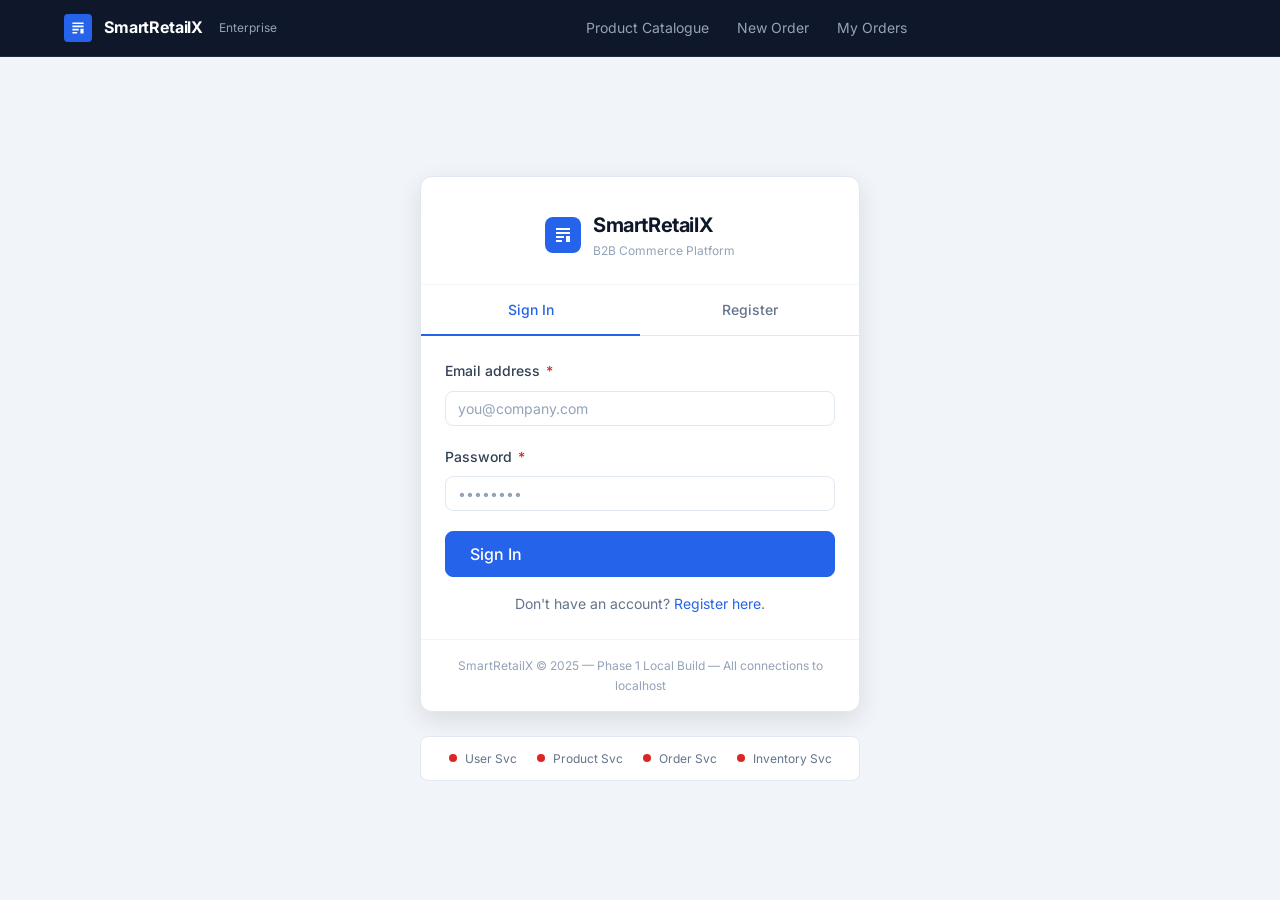
<file: frontend/index.html>
<!DOCTYPE html>
<html lang="en">
<head>
  <meta charset="UTF-8" />
  <meta name="viewport" content="width=device-width, initial-scale=1.0" />
  <title>Sign In — SmartRetailX</title>
  <meta name="description" content="Sign in to your SmartRetailX B2B commerce account or register as a new partner." />
  <link rel="stylesheet" href="style.css" />
  <style>
    body { background-color: var(--color-slate-100); display: flex; flex-direction: column; min-height: 100vh; }

    .auth-wrapper {
      flex: 1;
      display: flex;
      align-items: center;
      justify-content: center;
      padding: var(--sp-8) var(--sp-4);
    }

    .auth-box {
      background: var(--color-white);
      border: 1px solid var(--color-slate-200);
      border-radius: var(--radius-lg);
      box-shadow: var(--shadow-lg);
      width: 100%;
      max-width: 440px;
    }

    .auth-brand {
      display: flex;
      align-items: center;
      justify-content: center;
      gap: var(--sp-3);
      padding: var(--sp-8) var(--sp-6) var(--sp-6);
      border-bottom: 1px solid var(--color-slate-100);
    }

    .auth-brand-icon {
      width: 36px; height: 36px;
      background: var(--color-accent);
      border-radius: var(--radius-md);
      display: flex; align-items: center; justify-content: center;
    }

    .auth-brand-icon svg { width: 20px; height: 20px; fill: white; }

    .auth-brand-name {
      font-size: var(--text-xl);
      font-weight: 700;
      color: var(--color-navy);
      letter-spacing: -0.02em;
    }

    .auth-tabs {
      display: flex;
      border-bottom: 1px solid var(--color-slate-200);
    }

    .auth-tab {
      flex: 1;
      padding: var(--sp-4);
      text-align: center;
      font-size: var(--text-sm);
      font-weight: 500;
      color: var(--color-slate-500);
      cursor: pointer;
      background: none;
      border: none;
      border-bottom: 2px solid transparent;
      margin-bottom: -1px;
      font-family: var(--font-base);
      transition: color var(--trans-fast), border-color var(--trans-fast);
    }

    .auth-tab.active {
      color: var(--color-accent);
      border-bottom-color: var(--color-accent);
    }

    .auth-tab:hover:not(.active) { color: var(--color-navy); }

    .auth-form-panel { padding: var(--sp-6); display: none; }
    .auth-form-panel.active { display: block; }

    .auth-footer {
      padding: var(--sp-4) var(--sp-6);
      border-top: 1px solid var(--color-slate-100);
      text-align: center;
      font-size: var(--text-xs);
      color: var(--color-slate-400);
    }

    .service-status-bar {
      display: flex;
      gap: var(--sp-5);
      justify-content: center;
      padding: var(--sp-3) var(--sp-4);
      font-size: var(--text-xs);
      color: var(--color-slate-500);
      background: var(--color-white);
      border: 1px solid var(--color-slate-200);
      border-radius: var(--radius-md);
      margin-top: var(--sp-6);
      max-width: 440px;
      width: 100%;
    }

    .service-status-item {
      display: flex;
      align-items: center;
    }
  </style>
</head>
<body>

  <!-- Toast Container -->
  <div id="toast-container"></div>

  <!-- Topbar -->
  <header class="topbar">
    <div class="container topbar-inner">
      <a href="index.html" class="topbar-brand">
        <div class="topbar-brand-icon">
          <svg viewBox="0 0 20 20"><path d="M3 3h14v2H3V3zm0 4h14v2H3V7zm0 4h8v2H3v-2zm0 4h6v2H3v-2zm10-4h4v6h-4v-6z"/></svg>
        </div>
        <span class="topbar-brand-name">SmartRetailX</span>
        <span class="topbar-brand-tag">Enterprise</span>
      </a>
      <nav class="topbar-nav">
        <a href="catalog.html">Product Catalogue</a>
        <a href="checkout.html">New Order</a>
        <a href="orders.html">My Orders</a>
        <a href="admin.html">Admin</a>
      </nav>
      <div class="topbar-actions">
        <span id="session-display" style="font-size:var(--text-xs);color:var(--color-slate-400);"></span>
      </div>
    </div>
  </header>

  <!-- Auth Box -->
  <div class="auth-wrapper">
    <div style="display:flex;flex-direction:column;align-items:center;width:100%;max-width:440px;">
      <div class="auth-box">
        <!-- Brand -->
        <div class="auth-brand">
          <div class="auth-brand-icon">
            <svg viewBox="0 0 20 20"><path d="M3 3h14v2H3V3zm0 4h14v2H3V7zm0 4h8v2H3v-2zm0 4h6v2H3v-2zm10-4h4v6h-4v-6z"/></svg>
          </div>
          <div>
            <div class="auth-brand-name">SmartRetailX</div>
            <div style="font-size:var(--text-xs);color:var(--color-slate-400);">B2B Commerce Platform</div>
          </div>
        </div>

        <!-- Tabs -->
        <div class="auth-tabs" role="tablist">
          <button class="auth-tab active" id="tab-login" role="tab" aria-selected="true" onclick="switchTab('login')">Sign In</button>
          <button class="auth-tab" id="tab-register" role="tab" aria-selected="false" onclick="switchTab('register')">Register</button>
        </div>

        <!-- Login Panel -->
        <div class="auth-form-panel active" id="panel-login" role="tabpanel">
          <form id="form-login" novalidate>
            <div class="form-group">
              <label class="form-label" for="login-email">Email address <span class="required">*</span></label>
              <input class="form-control" type="email" id="login-email" placeholder="you@company.com" autocomplete="email" required />
            </div>
            <div class="form-group">
              <label class="form-label" for="login-password">Password <span class="required">*</span></label>
              <input class="form-control" type="password" id="login-password" placeholder="••••••••" autocomplete="current-password" required />
            </div>
            <div id="login-error" class="alert alert-danger mb-4" style="display:none;"></div>
            <button class="btn btn-primary btn-lg" type="submit" id="btn-login" style="width:100%;">Sign In</button>
          </form>
          <p class="text-muted text-sm mt-4" style="text-align:center;">
            Don't have an account? <a href="#" onclick="switchTab('register');return false;">Register here</a>.
          </p>
        </div>

        <!-- Register Panel -->
        <div class="auth-form-panel" id="panel-register" role="tabpanel">
          <form id="form-register" novalidate>
            <div class="form-row">
              <div class="form-group">
                <label class="form-label" for="reg-name">Full Name <span class="required">*</span></label>
                <input class="form-control" type="text" id="reg-name" placeholder="Jane Smith" required />
              </div>
              <div class="form-group">
                <label class="form-label" for="reg-company">Company</label>
                <input class="form-control" type="text" id="reg-company" placeholder="Acme Corp" />
              </div>
            </div>
            <div class="form-group">
              <label class="form-label" for="reg-email">Email address <span class="required">*</span></label>
              <input class="form-control" type="email" id="reg-email" placeholder="jane@acme.com" autocomplete="email" required />
            </div>
            <div class="form-group">
              <label class="form-label" for="reg-password">Password <span class="required">*</span></label>
              <input class="form-control" type="password" id="reg-password" placeholder="Min. 6 characters" autocomplete="new-password" required minlength="6" />
            </div>
            <div id="register-error" class="alert alert-danger mb-4" style="display:none;"></div>
            <button class="btn btn-primary btn-lg" type="submit" id="btn-register" style="width:100%;">Create Account</button>
          </form>
        </div>

        <!-- Footer -->
        <div class="auth-footer">
          SmartRetailX &copy; 2025 &mdash; Phase 1 Local Build &mdash; All connections to localhost
        </div>
      </div>

      <!-- Service health status -->
      <div class="service-status-bar" id="service-status">
        <span class="service-status-item"><span class="service-dot checking" id="dot-user"></span>User Svc</span>
        <span class="service-status-item"><span class="service-dot checking" id="dot-product"></span>Product Svc</span>
        <span class="service-status-item"><span class="service-dot checking" id="dot-order"></span>Order Svc</span>
        <span class="service-status-item"><span class="service-dot checking" id="dot-inventory"></span>Inventory Svc</span>
      </div>
    </div>
  </div>

  <script src="api.js"></script>
  <script>
    // ── Tab switching ──────────────────────────────────────────────────────────
    function switchTab(tab) {
      document.querySelectorAll('.auth-tab').forEach(t => t.classList.remove('active'));
      document.querySelectorAll('.auth-form-panel').forEach(p => p.classList.remove('active'));
      document.getElementById(`tab-${tab}`).classList.add('active');
      document.getElementById(`panel-${tab}`).classList.add('active');
    }

    // ── Apply RBAC nav (hides Admin link for non-admin users) ─────────────────
    applyRbacNav();

    // ── Show session info if already logged in ─────────────────────────────────
    const user = session.load();
    if (user) {
      document.getElementById('session-display').textContent =
        `Signed in as ${user.email} (${user.role})`;
    }

    // ── Login Form ─────────────────────────────────────────────────────────────
    document.getElementById('form-login').addEventListener('submit', async (e) => {
      e.preventDefault();
      const btn = document.getElementById('btn-login');
      const errEl = document.getElementById('login-error');
      errEl.style.display = 'none';
      btn.disabled = true;
      btn.textContent = 'Signing in…';
      try {
        // POST /login → User Service (port 8001)
        // Phase 2: returns {access_token, token_type, user_id, email, role}
        const data = await apiFetch(`${API.USER}/login`, {
          method: 'POST',
          body: {
            email: document.getElementById('login-email').value.trim(),
            password: document.getElementById('login-password').value,
          },
        });
        // Save JWT token + user metadata to localStorage
        session.save(data);
        showToast(`Welcome back, ${data.email}! Role: ${data.role}`, 'success');
        // Redirect admins straight to admin panel, customers to catalogue
        setTimeout(() => {
          window.location.href = data.role === 'admin' ? 'admin.html' : 'catalog.html';
        }, 900);
      } catch (err) {
        errEl.textContent = err.message;
        errEl.style.display = 'flex';
        btn.disabled = false;
        btn.textContent = 'Sign In';
      }
    });

    // ── Register Form ──────────────────────────────────────────────────────────
    document.getElementById('form-register').addEventListener('submit', async (e) => {
      e.preventDefault();
      const btn = document.getElementById('btn-register');
      const errEl = document.getElementById('register-error');
      errEl.style.display = 'none';
      btn.disabled = true;
      btn.textContent = 'Creating account…';
      try {
        await apiFetch(API.USER, {
          method: 'POST',
          body: {
            full_name: document.getElementById('reg-name').value.trim(),
            email: document.getElementById('reg-email').value.trim(),
            password: document.getElementById('reg-password').value,
            company: document.getElementById('reg-company').value.trim() || null,
            role: 'customer',
          },
        });
        showToast('Account created. Please sign in.', 'success');
        switchTab('login');
      } catch (err) {
        errEl.textContent = err.message;
        errEl.style.display = 'flex';
      } finally {
        btn.disabled = false;
        btn.textContent = 'Create Account';
      }
    });

    // ── Service health ─────────────────────────────────────────────────────────
    checkServiceHealth(API.USER,      'dot-user');
    checkServiceHealth(API.PRODUCT,   'dot-product');
    checkServiceHealth(API.ORDER,     'dot-order');
    checkServiceHealth(API.INVENTORY, 'dot-inventory');
  </script>
</body>
</html>
</file>
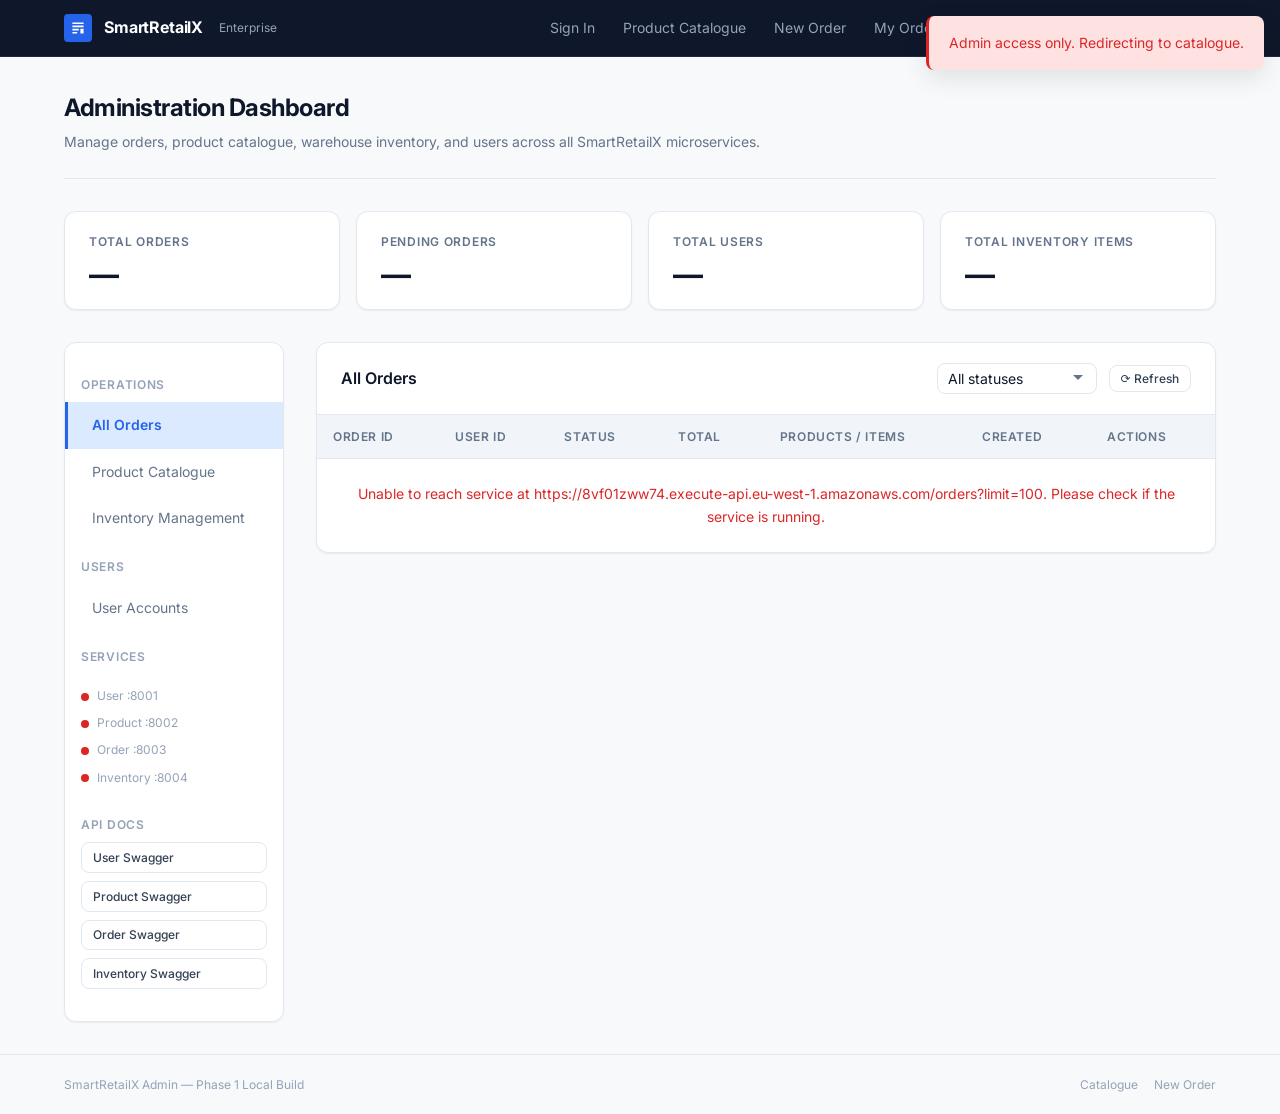
<file: frontend/admin.html>
<!DOCTYPE html>
<html lang="en">
<head>
  <meta charset="UTF-8" />
  <meta name="viewport" content="width=device-width, initial-scale=1.0" />
  <title>Admin Dashboard — SmartRetailX</title>
  <meta name="description" content="Administrative dashboard for managing orders, product catalogue, inventory, and users on SmartRetailX." />
  <link rel="stylesheet" href="style.css" />
  <style>
    .panel { display: none; }
    .panel.active { display: block; }

    .stock-bar-wrapper {
      display: flex;
      align-items: center;
      gap: var(--sp-3);
    }

    .stock-bar-track {
      flex: 1;
      height: 6px;
      background: var(--color-slate-200);
      border-radius: 999px;
      overflow: hidden;
    }

    .stock-bar-fill {
      height: 100%;
      border-radius: 999px;
      background: var(--color-accent);
      transition: width 400ms ease;
    }

    .stock-bar-fill.low { background: var(--color-warning); }
    .stock-bar-fill.out { background: var(--color-danger); }

    .stock-qty { font-size: var(--text-xs); font-weight: 600; color: var(--color-slate-500); min-width: 40px; text-align: right; }

    .order-detail-section { margin-bottom: var(--sp-5); }
    .order-detail-label { font-size: var(--text-xs); font-weight: 600; text-transform: uppercase; letter-spacing: 0.05em; color: var(--color-slate-400); margin-bottom: var(--sp-2); }
  </style>
</head>
<body class="page-wrapper">

  <div id="toast-container"></div>

  <!-- Topbar -->
  <header class="topbar">
    <div class="container topbar-inner">
      <a href="index.html" class="topbar-brand">
        <div class="topbar-brand-icon">
          <svg viewBox="0 0 20 20"><path d="M3 3h14v2H3V3zm0 4h14v2H3V7zm0 4h8v2H3v-2zm0 4h6v2H3v-2zm10-4h4v6h-4v-6z"/></svg>
        </div>
        <span class="topbar-brand-name">SmartRetailX</span>
        <span class="topbar-brand-tag">Enterprise</span>
      </a>
      <nav class="topbar-nav">
        <a href="index.html">Sign In</a>
        <a href="catalog.html">Product Catalogue</a>
        <a href="checkout.html">New Order</a>
        <a href="orders.html">My Orders</a>
        <a href="admin.html" class="active">Admin</a>
      </nav>
      <div class="topbar-actions">
        <span id="session-display" style="font-size:var(--text-xs);color:var(--color-slate-400);"></span>
        <button class="btn btn-secondary btn-sm" id="btn-signout" onclick="sessionLogout()">Sign Out</button>
      </div>
    </div>
  </header>

  <main class="page-content">
    <div class="container">

      <!-- Page Header -->
      <div class="page-header">
        <h1>Administration Dashboard</h1>
        <p>Manage orders, product catalogue, warehouse inventory, and users across all SmartRetailX microservices.</p>
      </div>

      <!-- Stats -->
      <div class="stat-grid" id="stat-grid">
        <div class="stat-card">
          <div class="stat-card-label">Total Orders</div>
          <div class="stat-card-value" id="stat-orders">—</div>
        </div>
        <div class="stat-card">
          <div class="stat-card-label">Pending Orders</div>
          <div class="stat-card-value" id="stat-pending">—</div>
        </div>
        <div class="stat-card">
          <div class="stat-card-label">Total Users</div>
          <div class="stat-card-value" id="stat-users">—</div>
        </div>
        <div class="stat-card">
          <div class="stat-card-label">TOTAL INVENTORY ITEMS</div>
          <div class="stat-card-value" id="stat-inv">—</div>
        </div>
      </div>

      <!-- Admin Layout -->
      <div class="admin-layout">

        <!-- Sidebar -->
        <nav class="sidebar">
          <div class="sidebar-section-label">Operations</div>
          <div class="sidebar-item active" id="nav-orders" onclick="showPanel('orders')">
             &nbsp; All Orders
          </div>
          <div class="sidebar-item" id="nav-products" onclick="showPanel('products')">
             &nbsp; Product Catalogue
          </div>
          <div class="sidebar-item" id="nav-inventory" onclick="showPanel('inventory')">
             &nbsp; Inventory Management
          </div>
          <div class="sidebar-section-label">Users</div>
          <div class="sidebar-item" id="nav-users" onclick="showPanel('users')">
             &nbsp; User Accounts
          </div>
          <div class="sidebar-section-label">Services</div>
          <div style="padding: var(--sp-3) var(--sp-4); font-size: var(--text-xs); color: var(--color-slate-400);">
            <div style="margin-bottom:var(--sp-2);"><span class="service-dot checking" id="dot-user"></span>User :8001</div>
            <div style="margin-bottom:var(--sp-2);"><span class="service-dot checking" id="dot-product"></span>Product :8002</div>
            <div style="margin-bottom:var(--sp-2);"><span class="service-dot checking" id="dot-order"></span>Order :8003</div>
            <div><span class="service-dot checking" id="dot-inventory"></span>Inventory :8004</div>
          </div>
          <div class="sidebar-section-label">API Docs</div>
          <div style="padding: 0 var(--sp-4) var(--sp-4); display:flex; flex-direction:column; gap:var(--sp-2);">
            <a href="http://localhost:8001/docs" target="_blank" class="btn btn-secondary btn-sm">User Swagger</a>
            <a href="http://localhost:8002/docs" target="_blank" class="btn btn-secondary btn-sm">Product Swagger</a>
            <a href="http://localhost:8003/docs" target="_blank" class="btn btn-secondary btn-sm">Order Swagger</a>
            <a href="http://localhost:8004/docs" target="_blank" class="btn btn-secondary btn-sm">Inventory Swagger</a>
          </div>
        </nav>

        <!-- Main Panels -->
        <div>

          <!-- ── Orders Panel ──────────────────────────────────────────────── -->
          <div class="panel active" id="panel-orders">
            <div class="card">
              <div class="card-header">
                <span class="card-title">All Orders</span>
                <div style="display:flex;gap:var(--sp-3);align-items:center;">
                  <select class="form-control" id="filter-order-status" style="width:160px;padding:6px 10px;" onchange="loadOrders()">
                    <option value="">All statuses</option>
                    <option>pending</option>
                    <option>confirmed</option>
                    <option>shipped</option>
                    <option>delivered</option>
                    <option>cancelled</option>
                  </select>
                  <button class="btn btn-secondary btn-sm" onclick="loadOrders()">⟳ Refresh</button>
                </div>
              </div>
              <div class="table-wrapper">
                <table class="table" id="orders-table">
                  <thead>
                    <tr>
                      <th>Order ID</th>
                      <th>User ID</th>
                      <th>Status</th>
                      <th>Total</th>
                      <th>Products / Items</th>
                      <th>Created</th>
                      <th>Actions</th>
                    </tr>
                  </thead>
                  <tbody id="orders-tbody">
                    <tr class="loading-row"><td colspan="7">Loading orders…</td></tr>
                  </tbody>
                </table>
              </div>
            </div>
          </div>

          <!-- ── Products Panel (Decoupled Product Catalogue) ────────────────── -->
          <div class="panel" id="panel-products">
            <div class="card">
              <div class="card-header">
                <span class="card-title">Product Catalogue Management</span>
                <div style="display:flex;gap:var(--sp-3);">
                  <button class="btn btn-secondary btn-sm" onclick="loadProductsAdmin()">⟳ Refresh</button>
                  <button class="btn btn-primary btn-sm" onclick="openAddProductModal()">+ Add Product</button>
                </div>
              </div>
              <div class="table-wrapper">
                <table class="table">
                  <thead>
                    <tr>
                      <th>ID</th>
                      <th>Product Name</th>
                      <th>Category</th>
                      <th>Price</th>
                      <th>Product Code</th>
                      <th>Actions</th>
                    </tr>
                  </thead>
                  <tbody id="products-tbody">
                    <tr class="loading-row"><td colspan="6">Loading products…</td></tr>
                  </tbody>
                </table>
              </div>
            </div>
          </div>

          <!-- ── Inventory Panel (Decoupled Warehouse Stock) ───────────────── -->
          <div class="panel" id="panel-inventory">
            <div class="card">
              <div class="card-header">
                <span class="card-title">Inventory & Warehouse Management</span>
                <div style="display:flex;gap:var(--sp-3);">
                  <button class="btn btn-secondary btn-sm" onclick="loadInventory()">⟳ Refresh</button>
                </div>
              </div>
              <div class="table-wrapper">
                <table class="table">
                  <thead>
                    <tr>
                      <th>Product ID</th>
                      <th>Product Name</th>
                      <th>Warehouse Location</th>
                      <th>Current Stock</th>
                      <th>Actions</th>
                    </tr>
                  </thead>
                  <tbody id="inventory-tbody">
                    <tr class="loading-row"><td colspan="5">Loading inventory…</td></tr>
                  </tbody>
                </table>
              </div>
            </div>
          </div>

          <!-- ── Users Panel ───────────────────────────────────────────────── -->
          <div class="panel" id="panel-users">
            <div class="card">
              <div class="card-header">
                <span class="card-title">User Accounts</span>
                <button class="btn btn-secondary btn-sm" onclick="loadUsers()">⟳ Refresh</button>
              </div>
              <div class="table-wrapper">
                <table class="table">
                  <thead>
                    <tr>
                      <th>ID</th>
                      <th>Full Name</th>
                      <th>Email</th>
                      <th>Role</th>
                      <th>Company</th>
                      <th>Registered</th>
                      <th>Actions</th>
                    </tr>
                  </thead>
                  <tbody id="users-tbody">
                    <tr class="loading-row"><td colspan="7">Loading users…</td></tr>
                  </tbody>
                </table>
              </div>
            </div>
          </div>

        </div>
      </div>
    </div>
  </main>

  <!-- Update Order Status Modal -->
  <div class="modal-overlay" id="modal-order-status">
    <div class="modal">
      <div class="modal-header">
        <span class="modal-title">Update Order Status</span>
        <button class="modal-close" onclick="closeModal('modal-order-status')">&times;</button>
      </div>
      <div class="modal-body">
        <p class="text-muted text-sm mb-4">Order <strong id="status-order-id"></strong></p>
        <div class="form-group">
          <label class="form-label" for="new-status">New Status</label>
          <select class="form-control" id="new-status">
            <option value="pending">Pending</option>
            <option value="confirmed">Confirmed</option>
            <option value="shipped">Shipped</option>
            <option value="delivered">Delivered</option>
            <option value="cancelled">Cancelled</option>
          </select>
          <span class="form-hint">Phase 2: Changing to "confirmed" will publish an SNS event to trigger inventory deduction.</span>
        </div>
      </div>
      <div class="modal-footer">
        <button class="btn btn-secondary" onclick="closeModal('modal-order-status')">Cancel</button>
        <button class="btn btn-primary" onclick="submitStatusUpdate()">Update Status</button>
      </div>
    </div>
  </div>

  <!-- Edit Product Modal -->
  <div class="modal-overlay" id="modal-edit-product">
    <div class="modal">
      <div class="modal-header">
        <span class="modal-title">Edit Product Details</span>
        <button class="modal-close" onclick="closeModal('modal-edit-product')">&times;</button>
      </div>
      <div class="modal-body">
        <form id="form-edit-product" novalidate>
          <input type="hidden" id="edit-p-id" />
          <div class="form-group mb-4">
            <label class="form-label" for="edit-p-name">Product Name <span class="required">*</span></label>
            <input class="form-control" type="text" id="edit-p-name" required />
          </div>
          <div class="form-row mb-4">
            <div class="form-group">
              <label class="form-label" for="edit-p-price">Unit Price (£) <span class="required">*</span></label>
              <input class="form-control" type="number" id="edit-p-price" step="0.01" min="0.01" required />
            </div>
            <div class="form-group">
              <label class="form-label" for="edit-p-category">Category</label>
              <select class="form-control" id="edit-p-category">
                <option value="">Select…</option>
                <option>Storage</option>
                <option>Compute</option>
                <option>Networking</option>
                <option>Security</option>
                <option>Accessories</option>
              </select>
            </div>
          </div>
          <div class="form-group mb-4">
            <label class="form-label" for="edit-p-sku">Product Code</label>
            <input class="form-control" type="text" id="edit-p-sku" />
          </div>
          <div class="form-group mb-4">
            <label class="form-label" for="edit-p-desc">Description</label>
            <textarea class="form-control" id="edit-p-desc" rows="3"></textarea>
          </div>
          <div id="edit-product-error" class="alert alert-danger" style="display:none;"></div>
        </form>
      </div>
      <div class="modal-footer">
        <button class="btn btn-secondary" onclick="closeModal('modal-edit-product')">Cancel</button>
        <button class="btn btn-primary" id="btn-save-edit-product" onclick="submitEditProduct()">Save Changes</button>
      </div>
    </div>
  </div>

  <!-- Stock Level Adjustment Modal -->
  <div class="modal-overlay" id="modal-restock">
    <div class="modal">
      <div class="modal-header">
        <span class="modal-title">Inventory & Stock Adjustment</span>
        <button class="modal-close" onclick="closeModal('modal-restock')">&times;</button>
      </div>
      <div class="modal-body">
        <p class="text-muted text-sm mb-4">Product <strong id="restock-product-id"></strong> &mdash; <span id="restock-product-name"></span></p>
        
        <div class="form-group mb-4">
          <label class="form-label">Adjustment Mode</label>
          <div style="display:flex; gap:1rem; margin-top:0.25rem;">
            <label style="display:inline-flex; align-items:center; gap:0.5rem; font-size:var(--text-sm); cursor:pointer;">
              <input type="radio" name="stock-mode" value="exact" checked onchange="toggleStockMode()" /> Set Exact Stock Level
            </label>
            <label style="display:inline-flex; align-items:center; gap:0.5rem; font-size:var(--text-sm); cursor:pointer;">
              <input type="radio" name="stock-mode" value="relative" onchange="toggleStockMode()" /> Restock (+ / -) Quantity
            </label>
          </div>
        </div>

        <div class="form-group mb-4">
          <label class="form-label" id="stock-val-label" for="restock-qty">Exact Stock Count <span class="required">*</span></label>
          <input class="form-control" type="number" id="restock-qty" min="0" value="10" />
          <span class="form-hint" id="stock-val-hint">Directly overwrites current stock to this number.</span>
        </div>

        <div class="form-group mb-4">
          <label class="form-label" for="restock-location">Warehouse Location</label>
          <select class="form-control" id="restock-location">
            <option value="Warehouse A - Main Hub">Warehouse A - Main Hub</option>
            <option value="Warehouse B - North Facility">Warehouse B - North Facility</option>
            <option value="Warehouse C - West Logistics">Warehouse C - West Logistics</option>
          </select>
        </div>

        <div id="restock-error" class="alert alert-danger" style="display:none;"></div>
      </div>
      <div class="modal-footer">
        <button class="btn btn-secondary" onclick="closeModal('modal-restock')">Cancel</button>
        <button class="btn btn-primary" onclick="submitRestock()">Save Stock Level</button>
      </div>
    </div>
  </div>

  <!-- Add Product Modal (Product Catalogue Management) -->
  <div class="modal-overlay" id="modal-add-product">
    <div class="modal">
      <div class="modal-header">
        <span class="modal-title">Add New Catalogue Product</span>
        <button class="modal-close" onclick="closeModal('modal-add-product')">&times;</button>
      </div>
      <div class="modal-body">
        <div class="form-group mb-4">
          <label class="form-label" for="inv-product-name">Product Name <span class="required">*</span></label>
          <input class="form-control" type="text" id="inv-product-name" placeholder="Enterprise SSD 2TB" required />
        </div>
        <div class="form-row mb-4">
          <div class="form-group">
            <label class="form-label" for="inv-category">Category</label>
            <select class="form-control" id="inv-category">
              <option value="Storage">Storage</option>
              <option value="Compute">Compute</option>
              <option value="Networking">Networking</option>
              <option value="Security">Security</option>
              <option value="Accessories">Accessories</option>
            </select>
          </div>
          <div class="form-group">
            <label class="form-label" for="inv-price">Unit Price (£) <span class="required">*</span></label>
            <input class="form-control" type="number" id="inv-price" step="0.01" min="0.01" placeholder="299.99" required />
          </div>
        </div>
        <div class="form-row mb-4">
          <div class="form-group">
            <label class="form-label" for="inv-qty">Initial Quantity <span class="required">*</span></label>
            <input class="form-control" type="number" id="inv-qty" min="0" value="10" required />
          </div>
          <div class="form-group">
            <label class="form-label" for="inv-location">Warehouse Location</label>
            <select class="form-control" id="inv-location">
              <option value="Warehouse A - Main Hub">Warehouse A - Main Hub</option>
              <option value="Warehouse B - North Facility">Warehouse B - North Facility</option>
              <option value="Warehouse C - West Logistics">Warehouse C - West Logistics</option>
            </select>
          </div>
        </div>
        <div class="form-group mb-4">
          <label class="form-label" for="inv-desc">Description</label>
          <textarea class="form-control" id="inv-desc" rows="2" placeholder="High-performance hardware specs..."></textarea>
        </div>
        <div id="add-inv-error" class="alert alert-danger" style="display:none;"></div>
      </div>
      <div class="modal-footer">
        <button class="btn btn-secondary" onclick="closeModal('modal-add-product')">Cancel</button>
        <button class="btn btn-primary" onclick="submitAddInventory()">Create & Save</button>
      </div>
    </div>
  </div>

  <footer class="page-footer">
    <div class="container page-footer-inner">
      <span>SmartRetailX Admin &mdash; Phase 1 Local Build</span>
      <div class="footer-links">
        <a href="catalog.html">Catalogue</a>
        <a href="checkout.html">New Order</a>
      </div>
    </div>
  </footer>

  <script src="api.js"></script>
  <script>
    // ── Session & RBAC guard ───────────────────────────────────────────────────
    applyRbacNav();
    const adminUser = session.load();
    if (adminUser) {
      document.getElementById('session-display').textContent =
        `${adminUser.email} • ${adminUser.role.toUpperCase()}`;
    }
    // Redirect non-admins away from this page
    if (!session.isLoggedIn() || !session.isAdmin()) {
      showToast('Admin access only. Redirecting to catalogue.', 'error');
      setTimeout(() => { window.location.href = 'catalog.html'; }, 1500);
    }

    function sessionLogout() {
      session.clear();
      window.location.href = 'index.html';
    }

    // ── Service health ─────────────────────────────────────────────────────────
    checkServiceHealth(API.USER,      'dot-user');
    checkServiceHealth(API.PRODUCT,   'dot-product');
    checkServiceHealth(API.ORDER,     'dot-order');
    checkServiceHealth(API.INVENTORY, 'dot-inventory');

    // ── Panel navigation ───────────────────────────────────────────────────────
    function showPanel(name) {
      document.querySelectorAll('.panel').forEach(p => p.classList.remove('active'));
      document.querySelectorAll('.sidebar-item').forEach(i => i.classList.remove('active'));
      const targetPanel = document.getElementById(`panel-${name}`);
      const targetNav = document.getElementById(`nav-${name}`);
      if (targetPanel) targetPanel.classList.add('active');
      if (targetNav) targetNav.classList.add('active');
      if (name === 'orders')    loadOrders();
      if (name === 'products')  loadProductsAdmin();
      if (name === 'inventory') loadInventory();
      if (name === 'users')     loadUsers();
    }

    // ── Modal ──────────────────────────────────────────────────────────────────
    function closeModal(id) { document.getElementById(id).classList.remove('open'); }

    function escHtml(str) {
      const el = document.createElement('div');
      el.textContent = str;
      return el.innerHTML;
    }

    // ── Load Orders ────────────────────────────────────────────────────────────
    let currentOrderId = null;

    async function loadOrders() {
      const tbody = document.getElementById('orders-tbody');
      tbody.innerHTML = '<tr class="loading-row"><td colspan="7">Loading…</td></tr>';
      try {
        const status = document.getElementById('filter-order-status').value;
        const params = new URLSearchParams({ limit: 100 });
        if (status) params.set('status', status);

        // Fetch from Order Service
        const orders = await apiFetch(`${API.ORDER}?${params}`);
        document.getElementById('stat-orders').textContent = orders.length;
        document.getElementById('stat-pending').textContent = orders.filter(o => o.status === 'pending').length;

        if (orders.length === 0) {
          tbody.innerHTML = `<tr><td colspan="7" style="padding:var(--sp-8);text-align:center;color:var(--color-slate-400);">No orders found.</td></tr>`;
          return;
        }

        tbody.innerHTML = orders.map(o => `
          <tr>
            <td><code class="text-mono" style="font-size:var(--text-xs);">#${o.id}</code></td>
            <td>${o.user_id}</td>
            <td>${statusBadge(o.status)}</td>
            <td>${formatCurrency(o.total_amount)}</td>
            <td style="max-width:320px;">${formatOrderItems(o)}</td>
            <td>${formatDate(o.created_at)}</td>
            <td>
              <div class="table-actions">
                <button class="btn btn-secondary btn-sm" onclick="openStatusModal(${o.id}, '${o.status}')">Update Status</button>
              </div>
            </td>
          </tr>
        `).join('');
      } catch (err) {
        tbody.innerHTML = `<tr><td colspan="7" style="padding:var(--sp-6);color:var(--color-danger);text-align:center;">${escHtml(err.message)}</td></tr>`;
      }
    }

    function openStatusModal(orderId, currentStatus) {
      currentOrderId = orderId;
      document.getElementById('status-order-id').textContent = `#${orderId}`;
      document.getElementById('new-status').value = currentStatus;
      document.getElementById('modal-order-status').classList.add('open');
    }

    async function submitStatusUpdate() {
      try {
        // PATCH /orders/{id}/status on Order Service
        await apiFetch(`${API.ORDER}/${currentOrderId}/status`, {
          method: 'PATCH',
          body: { status: document.getElementById('new-status').value },
        });
        closeModal('modal-order-status');
        showToast(`Order #${currentOrderId} updated.`, 'success');
        loadOrders();
      } catch (err) {
        showToast('Error: ' + err.message, 'error');
      }
    }

    // ── Product Catalogue Management ───────────────────────────────────────────
    let currentEditProduct = null;

    async function loadProductsAdmin() {
      const tbody = document.getElementById('products-tbody');
      tbody.innerHTML = '<tr class="loading-row"><td colspan="6">Loading products…</td></tr>';
      try {
        const products = await apiFetch(`${API.PRODUCT}?limit=200`);
        if (!Array.isArray(products) || products.length === 0) {
          tbody.innerHTML = `<tr><td colspan="6" style="padding:var(--sp-8);text-align:center;color:var(--color-slate-400);">No products found. Add one using the button above.</td></tr>`;
          return;
        }

        tbody.innerHTML = products.map(p => `
          <tr id="prod-row-${p.id}">
            <td><code class="text-mono" style="font-size:var(--text-xs);">#${p.id}</code></td>
            <td><strong>${escHtml(p.name)}</strong></td>
            <td>${escHtml(p.category || 'Uncategorised')}</td>
            <td>${formatCurrency(p.price)}</td>
            <td><code class="text-mono" style="font-size:var(--text-xs);">${escHtml(p.sku || '—')}</code></td>
            <td>
              <div class="table-actions">
                <button class="btn btn-secondary btn-sm" onclick='openEditProductModal(${JSON.stringify(p).replace(/'/g, "&apos;")})'>Edit Product</button>
                <button class="btn btn-danger btn-sm" onclick="deleteProduct(${p.id}, event)">Delete</button>
              </div>
            </td>
          </tr>
        `).join('');
      } catch (err) {
        tbody.innerHTML = `<tr><td colspan="6" style="padding:var(--sp-6);color:var(--color-danger);text-align:center;">${escHtml(err.message)}</td></tr>`;
      }
    }

    function openAddProductModal() {
      document.getElementById('add-inv-error').style.display = 'none';
      document.getElementById('modal-add-product').classList.add('open');
    }

    function openEditProductModal(p) {
      currentEditProduct = p;
      document.getElementById('edit-p-id').value = p.id;
      document.getElementById('edit-p-name').value = p.name || '';
      document.getElementById('edit-p-price').value = p.price || '';
      document.getElementById('edit-p-category').value = p.category || '';
      document.getElementById('edit-p-sku').value = p.sku || '';
      document.getElementById('edit-p-desc').value = p.description || '';
      document.getElementById('edit-product-error').style.display = 'none';
      document.getElementById('modal-edit-product').classList.add('open');
    }

    async function submitEditProduct() {
      const errEl = document.getElementById('edit-product-error');
      errEl.style.display = 'none';
      const productId = document.getElementById('edit-p-id').value;
      const name = document.getElementById('edit-p-name').value.trim();
      const price = parseFloat(document.getElementById('edit-p-price').value);
      const category = document.getElementById('edit-p-category').value;
      const sku = document.getElementById('edit-p-sku').value.trim();
      const description = document.getElementById('edit-p-desc').value.trim();

      if (!name || isNaN(price)) {
        errEl.textContent = 'Product Name and Unit Price are required.';
        errEl.style.display = 'flex';
        return;
      }

      const btn = document.getElementById('btn-save-edit-product');
      btn.disabled = true;
      btn.textContent = 'Saving…';

      try {
        await updateProduct(productId, {
          name,
          price,
          category: category || null,
          sku: sku || null,
          description: description || null,
        });
        closeModal('modal-edit-product');
        showToast(`Product #${productId} updated successfully.`, 'success');
        loadProductsAdmin();
        loadInventory();
      } catch (err) {
        errEl.textContent = err.message;
        errEl.style.display = 'flex';
      } finally {
        btn.disabled = false;
        btn.textContent = 'Save Changes';
      }
    }

    // ── Inventory & Warehouse Management ───────────────────────────────────────
    let restockProductId = null;
    let restockCurrentStock = 0;

    async function loadInventory() {
      const tbody = document.getElementById('inventory-tbody');
      tbody.innerHTML = '<tr class="loading-row"><td colspan="5">Loading…</td></tr>';
      try {
        const [productsResult, inventoryResult] = await Promise.allSettled([
          apiFetch(`${API.PRODUCT}?limit=200`),
          apiFetch(`${API.INVENTORY}?limit=200`),
        ]);

        const products = (productsResult.status === 'fulfilled' && Array.isArray(productsResult.value)) ? productsResult.value : [];
        const inventory = (inventoryResult.status === 'fulfilled' && Array.isArray(inventoryResult.value)) ? inventoryResult.value : [];

        // Map inventory items by product_id
        const invMap = new Map();
        inventory.forEach(inv => invMap.set(inv.product_id, inv));

        // Combine product catalogue items with inventory records
        const combinedMap = new Map();

        // 1. Add all products from Product Service
        products.forEach(p => {
          const inv = invMap.get(p.id);
          combinedMap.set(p.id, {
            product_id: p.id,
            product_name: p.name,
            stock_quantity: inv ? inv.stock_quantity : (typeof p.stock_level === 'number' ? p.stock_level : 0),
            warehouse_location: inv ? (inv.warehouse_location || 'Warehouse A - Main Hub') : 'Warehouse A - Main Hub',
          });
        });

        // 2. Add any standalone inventory items not present in Product Service
        inventory.forEach(inv => {
          if (!combinedMap.has(inv.product_id)) {
            combinedMap.set(inv.product_id, {
              product_id: inv.product_id,
              product_name: inv.product_name || `Product #${inv.product_id}`,
              stock_quantity: inv.stock_quantity,
              warehouse_location: inv.warehouse_location || 'Warehouse A - Main Hub',
            });
          }
        });

        const items = Array.from(combinedMap.values());
        document.getElementById('stat-inv').textContent = items.length;

        if (items.length === 0) {
          tbody.innerHTML = `<tr><td colspan="5" style="padding:var(--sp-8);text-align:center;color:var(--color-slate-400);">No inventory records found.</td></tr>`;
          return;
        }

        const maxQty = Math.max(...items.map(i => i.stock_quantity), 1);

        tbody.innerHTML = items.map(item => {
          const pct = Math.min(100, Math.round((item.stock_quantity / maxQty) * 100));
          const barClass = item.stock_quantity === 0 ? 'out' : item.stock_quantity < 10 ? 'low' : '';
          const stockBadge = item.stock_quantity === 0
            ? `<span class="badge badge-danger">Out of stock</span>`
            : item.stock_quantity < 10
            ? `<span class="badge badge-warning">Low</span>`
            : `<span class="badge badge-success">OK</span>`;

          return `
            <tr id="inv-row-${item.product_id}">
              <td><code class="text-mono" style="font-size:var(--text-xs);">#${item.product_id}</code></td>
              <td>${escHtml(item.product_name)}</td>
              <td>${escHtml(item.warehouse_location)}</td>
              <td>
                <div class="stock-bar-wrapper">
                  <div class="stock-bar-track">
                    <div class="stock-bar-fill ${barClass}" style="width:${pct}%"></div>
                  </div>
                  <span class="stock-qty">${item.stock_quantity}</span>
                  ${stockBadge}
                </div>
              </td>
              <td>
                <div class="table-actions">
                  <button class="btn btn-secondary btn-sm" onclick="openRestockModal(${item.product_id}, '${escHtml(item.product_name)}', ${item.stock_quantity}, '${escHtml(item.warehouse_location)}')">Adjust Stock</button>
                </div>
              </td>
            </tr>`;
        }).join('');
      } catch (err) {
        tbody.innerHTML = `<tr><td colspan="5" style="padding:var(--sp-6);color:var(--color-danger);text-align:center;">${escHtml(err.message)}</td></tr>`;
      }
    }

    function toggleStockMode() {
      const mode = document.querySelector('input[name="stock-mode"]:checked').value;
      const label = document.getElementById('stock-val-label');
      const hint = document.getElementById('stock-val-hint');
      const qtyInput = document.getElementById('restock-qty');

      if (mode === 'exact') {
        label.innerHTML = 'Exact Stock Count <span class="required">*</span>';
        hint.textContent = 'Directly overwrites current stock to this number.';
        qtyInput.value = restockCurrentStock;
      } else {
        label.innerHTML = 'Quantity to Add (+ / -) <span class="required">*</span>';
        hint.textContent = 'Adds (or subtracts if negative) this quantity to current stock.';
        qtyInput.value = 10;
      }
    }

    function openRestockModal(productId, productName, currentStock, location) {
      restockProductId = productId;
      restockCurrentStock = currentStock || 0;
      document.getElementById('restock-product-id').textContent = `#${productId}`;
      document.getElementById('restock-product-name').textContent = productName || '';
      document.getElementById('restock-location').value = location || 'Warehouse A - Main Hub';
      document.getElementById('restock-error').style.display = 'none';

      const exactRadio = document.querySelector('input[name="stock-mode"][value="exact"]');
      if (exactRadio) exactRadio.checked = true;
      toggleStockMode();

      document.getElementById('modal-restock').classList.add('open');
    }

    async function submitRestock() {
      const errEl = document.getElementById('restock-error');
      errEl.style.display = 'none';
      const mode = document.querySelector('input[name="stock-mode"]:checked').value;
      const qtyInput = parseInt(document.getElementById('restock-qty').value, 10);
      const location = document.getElementById('restock-location').value;

      if (isNaN(qtyInput)) {
        errEl.textContent = 'Enter a valid stock number.';
        errEl.style.display = 'flex';
        return;
      }

      try {
        if (mode === 'exact') {
          if (qtyInput < 0) { errEl.textContent = 'Stock level cannot be negative.'; errEl.style.display = 'flex'; return; }
          await updateInventoryStock(restockProductId, qtyInput, location);
          showToast(`Stock level for Product #${restockProductId} updated to ${qtyInput}.`, 'success');
        } else {
          if (qtyInput === 0) { errEl.textContent = 'Restock quantity must be non-zero.'; errEl.style.display = 'flex'; return; }
          if (qtyInput > 0) {
            await restockProduct(restockProductId, qtyInput);
          } else {
            const newExact = Math.max(0, restockCurrentStock + qtyInput);
            await updateInventoryStock(restockProductId, newExact, location);
          }
          showToast(`Stock for Product #${restockProductId} adjusted.`, 'success');
        }
        closeModal('modal-restock');
        loadInventory();
      } catch (err) {
        errEl.textContent = err.message;
        errEl.style.display = 'flex';
      }
    }

    async function submitAddInventory() {
      const errEl = document.getElementById('add-inv-error');
      errEl.style.display = 'none';
      const productName = document.getElementById('inv-product-name').value.trim();
      const price = parseFloat(document.getElementById('inv-price').value);
      const qty = parseInt(document.getElementById('inv-qty').value, 10);
      const category = document.getElementById('inv-category').value;
      const location = document.getElementById('inv-location').value;
      const desc = document.getElementById('inv-desc').value.trim();

      if (!productName || isNaN(price) || isNaN(qty)) {
        errEl.textContent = 'Product Name, Unit Price, and Initial Quantity are required.';
        errEl.style.display = 'flex';
        return;
      }

      try {
        // 1. Create product in Product Service
        const product = await apiFetch(`${API.PRODUCT}`, {
          method: 'POST',
          body: {
            name: productName,
            price: price,
            stock_level: qty,
            category: category,
            description: desc || null,
          },
        });

        // 2. Register initial inventory record in Inventory Service
        try {
          await apiFetch(`${API.INVENTORY}`, {
            method: 'POST',
            body: {
              product_id: product.id,
              product_name: product.name,
              stock_quantity: qty,
              warehouse_location: location,
            },
          });
        } catch (_) {
          /* inventory record created or handled */
        }

        closeModal('modal-add-product');
        showToast(`Product "${productName}" created successfully!`, 'success');
        if (document.getElementById('panel-products').classList.contains('active')) {
          loadProductsAdmin();
        }
        loadInventory();
        loadStats();
      } catch (err) {
        errEl.textContent = err.message;
        errEl.style.display = 'flex';
      }
    }

    async function deleteProduct(productId, event) {
      if (!confirm(`Are you sure you want to delete product #${productId}? This action cannot be undone.`)) return;

      const row = (event && event.target) ? event.target.closest('tr') : document.getElementById(`inv-row-${productId}`);
      const matchingRows = document.querySelectorAll(`tr#inv-row-${productId}, tr#prod-row-${productId}`);

      let isSuccess = false;
      let is404 = false;

      // 1. Issue DELETE request to Product Service
      try {
        const pRes = await fetch(`${API.PRODUCT}/${productId}`, {
          method: 'DELETE',
          headers: session.getToken() ? { 'Authorization': `Bearer ${session.getToken()}` } : {},
        });
        if (pRes.ok || pRes.status === 200 || pRes.status === 204) isSuccess = true;
        if (pRes.status === 404) is404 = true;
      } catch (_) {}

      // 2. Issue DELETE request to Inventory Service
      try {
        const invRes = await fetch(`${API.INVENTORY}/${productId}`, {
          method: 'DELETE',
          headers: session.getToken() ? { 'Authorization': `Bearer ${session.getToken()}` } : {},
        });
        if (invRes.ok || invRes.status === 200 || invRes.status === 204) isSuccess = true;
        if (invRes.status === 404) is404 = true;
      } catch (_) {}

      if (row) row.remove();
      matchingRows.forEach(r => r.remove());

      if (is404 && !isSuccess) {
        showToast(`Product #${productId} already deleted or not found. Removed from view.`, 'info');
      } else {
        showToast(`Product #${productId} deleted successfully.`, 'success');
      }

      loadProductsAdmin();
      loadInventory();
      loadStats();
    }

    // ── Load Users & Primary Admin Protection ──────────────────────────────────
    async function loadUsers() {
      const tbody = document.getElementById('users-tbody');
      tbody.innerHTML = '<tr class="loading-row"><td colspan="7">Loading…</td></tr>';
      try {
        // Fetch from User Service
        const users = await apiFetch(`${API.USER}`);
        document.getElementById('stat-users').textContent = users.length;

        if (users.length === 0) {
          tbody.innerHTML = `<tr><td colspan="7" style="padding:var(--sp-8);text-align:center;color:var(--color-slate-400);">No users found.</td></tr>`;
          return;
        }

        tbody.innerHTML = users.map(u => {
          const isProtected = (u.id === 1 || u.role === 'admin');
          const actionButton = isProtected
            ? `<span class="badge badge-neutral" style="opacity:0.75;" title="Primary Admin account protected">Protected</span>`
            : `<button class="btn btn-danger btn-sm" onclick="deleteUser(${u.id})">Delete</button>`;

          return `
            <tr>
              <td>${u.id}</td>
              <td>${escHtml(u.full_name)}</td>
              <td>${escHtml(u.email)}</td>
              <td>${statusBadge(u.role)}</td>
              <td>${escHtml(u.company || '—')}</td>
              <td>${formatDate(u.created_at)}</td>
              <td>
                <div class="table-actions">
                  ${actionButton}
                </div>
              </td>
            </tr>
          `;
        }).join('');
      } catch (err) {
        tbody.innerHTML = `<tr><td colspan="7" style="padding:var(--sp-6);color:var(--color-danger);text-align:center;">${escHtml(err.message)}</td></tr>`;
      }
    }

    async function deleteUser(userId) {
      if (userId === 1) {
        showToast('Primary Admin account cannot be deleted.', 'error');
        return;
      }
      if (!confirm(`Permanently delete user #${userId}?`)) return;
      try {
        await apiFetch(`${API.USER}/${userId}`, { method: 'DELETE' });
        showToast(`User #${userId} deleted.`, 'success');
        loadUsers();
      } catch (err) {
        showToast('Delete failed: ' + err.message, 'error');
      }
    }

    // ── Load Stats ─────────────────────────────────────────────────────────────
    async function loadStats() {
      try {
        const [orders, users, inventory] = await Promise.allSettled([
          apiFetch(`${API.ORDER}?limit=200`),
          apiFetch(`${API.USER}?limit=200`),
          apiFetch(`${API.INVENTORY}?limit=200`),
        ]);
        if (orders.status === 'fulfilled') {
          document.getElementById('stat-orders').textContent = orders.value.length;
          document.getElementById('stat-pending').textContent = orders.value.filter(o => o.status === 'pending').length;
        }
        if (users.status === 'fulfilled') {
          document.getElementById('stat-users').textContent = users.value.length;
        }
        if (inventory.status === 'fulfilled') {
          document.getElementById('stat-inv').textContent = inventory.value.length;
        }
      } catch (_) { /* stats are optional */ }
    }

    // ── Init ───────────────────────────────────────────────────────────────────
    loadStats();
    loadOrders();
  </script>
</body>
</html>
</file>
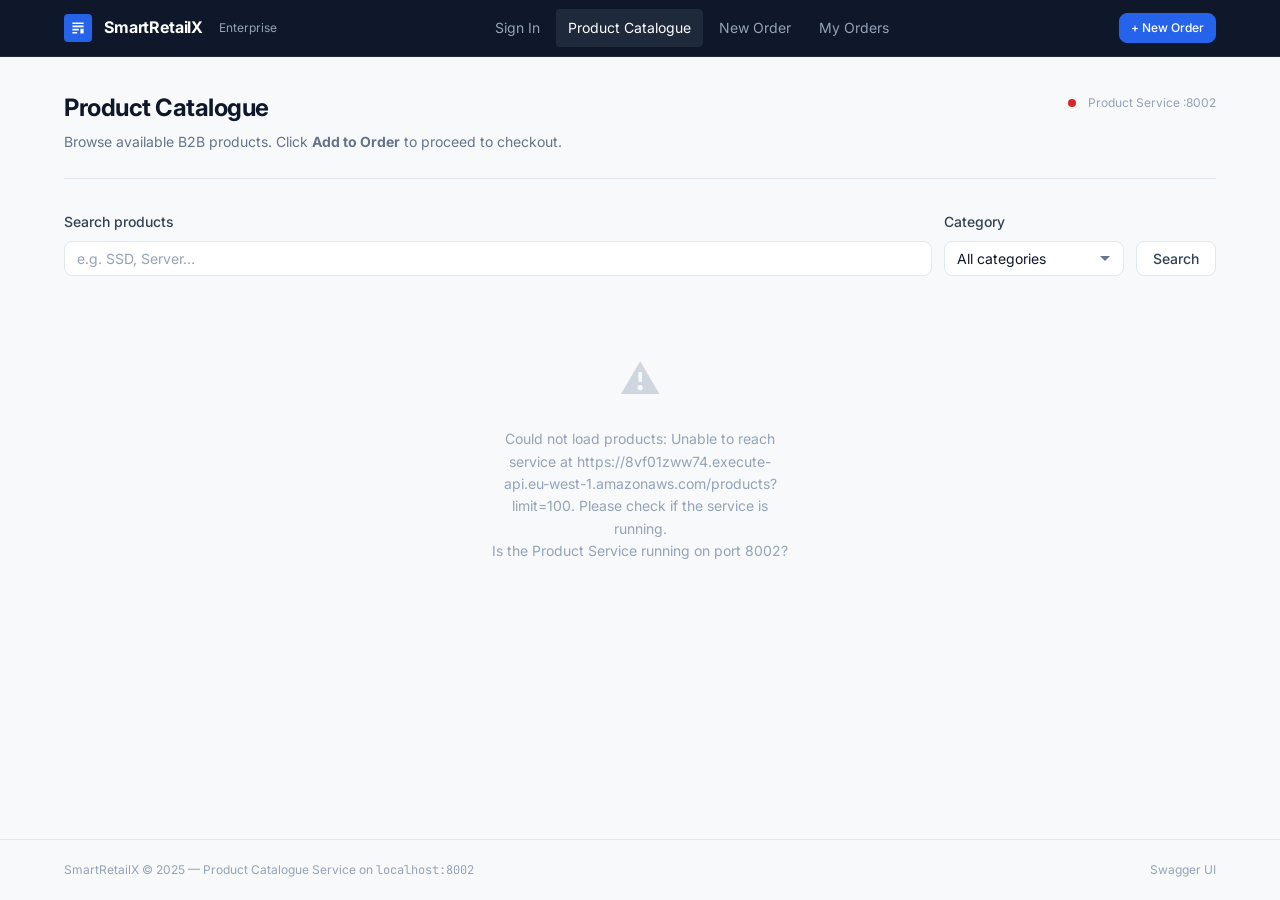
<file: frontend/catalog.html>
<!DOCTYPE html>
<html lang="en">
<head>
  <meta charset="UTF-8" />
  <meta name="viewport" content="width=device-width, initial-scale=1.0" />
  <title>Product Catalogue — SmartRetailX</title>
  <meta name="description" content="Browse and search the full SmartRetailX B2B product catalogue." />
  <link rel="stylesheet" href="style.css" />
  <style>
    .filter-bar {
      display: flex;
      gap: var(--sp-3);
      align-items: flex-end;
      flex-wrap: wrap;
      margin-bottom: var(--sp-6);
    }

    .filter-bar .form-group { margin-bottom: 0; flex: 1; min-width: 160px; }
    .filter-bar .form-group.narrow { max-width: 180px; }

    .product-grid {
      display: grid;
      grid-template-columns: repeat(auto-fill, minmax(280px, 1fr));
      gap: var(--sp-5);
    }

    .product-card {
      background: var(--color-white);
      border: 1px solid var(--color-slate-200);
      border-radius: var(--radius-lg);
      box-shadow: var(--shadow-sm);
      display: flex;
      flex-direction: column;
      transition: box-shadow var(--trans-base);
    }

    .product-card:hover { box-shadow: var(--shadow-md); }

    .product-card-header {
      padding: var(--sp-5) var(--sp-5) var(--sp-3);
      border-bottom: 1px solid var(--color-slate-100);
    }

    .product-category-tag {
      font-size: var(--text-xs);
      color: var(--color-slate-400);
      font-weight: 500;
      text-transform: uppercase;
      letter-spacing: 0.05em;
      margin-bottom: var(--sp-2);
    }

    .product-name {
      font-size: var(--text-base);
      font-weight: 600;
      color: var(--color-navy);
      margin-bottom: var(--sp-1);
      line-height: 1.3;
    }

    .product-sku {
      font-size: var(--text-xs);
      color: var(--color-slate-400);
      font-family: var(--font-mono);
    }

    .product-card-body {
      padding: var(--sp-4) var(--sp-5);
      flex: 1;
    }

    .product-description {
      font-size: var(--text-sm);
      color: var(--color-slate-500);
      line-height: 1.5;
      display: -webkit-box;
      -webkit-line-clamp: 2;
      -webkit-box-orient: vertical;
      overflow: hidden;
    }

    .product-card-footer {
      padding: var(--sp-4) var(--sp-5);
      border-top: 1px solid var(--color-slate-100);
      display: flex;
      align-items: center;
      justify-content: space-between;
      gap: var(--sp-3);
    }

    .product-price {
      font-size: var(--text-xl);
      font-weight: 700;
      color: var(--color-navy);
      letter-spacing: -0.02em;
    }

    .product-stock {
      font-size: var(--text-xs);
      color: var(--color-slate-400);
      margin-top: 2px;
    }

    .product-stock.low { color: var(--color-warning); }
    .product-stock.out { color: var(--color-danger); }

    #results-meta {
      font-size: var(--text-sm);
      color: var(--color-slate-500);
      margin-bottom: var(--sp-4);
    }
  </style>
</head>
<body class="page-wrapper">

  <div id="toast-container"></div>

  <!-- Topbar -->
  <header class="topbar">
    <div class="container topbar-inner">
      <a href="index.html" class="topbar-brand">
        <div class="topbar-brand-icon">
          <svg viewBox="0 0 20 20"><path d="M3 3h14v2H3V3zm0 4h14v2H3V7zm0 4h8v2H3v-2zm0 4h6v2H3v-2zm10-4h4v6h-4v-6z"/></svg>
        </div>
        <span class="topbar-brand-name">SmartRetailX</span>
        <span class="topbar-brand-tag">Enterprise</span>
      </a>
      <nav class="topbar-nav">
        <a href="index.html">Sign In</a>
        <a href="catalog.html" class="active">Product Catalogue</a>
        <a href="checkout.html">New Order</a>
        <a href="orders.html">My Orders</a>
        <a href="admin.html">Admin</a>
      </nav>
      <div class="topbar-actions">
        <span id="session-display" style="font-size:var(--text-xs);color:var(--color-slate-400);"></span>
        <button class="btn btn-secondary btn-sm" id="btn-signout" onclick="session.logout()" style="display:none;">Sign Out</button>
        <a href="checkout.html" class="btn btn-primary btn-sm">+ New Order</a>
      </div>
    </div>
  </header>

  <!-- Main -->
  <main class="page-content">
    <div class="container">

      <!-- Page Header -->
      <div class="page-header">
        <div class="page-header-row">
          <div>
            <h1>Product Catalogue</h1>
            <p>Browse available B2B products. Click <strong>Add to Order</strong> to proceed to checkout.</p>
          </div>
          <div style="display:flex; align-items:center; gap:var(--sp-4);">
            <button class="btn btn-danger btn-sm" id="btn-delete-account-catalog" onclick="deleteMyAccount()" style="display:none;" title="Delete your customer account">Delete Account</button>
            <div>
              <span class="service-dot checking" id="dot-product"></span>
              <span style="font-size:var(--text-xs);color:var(--color-slate-400);">Product Service :8002</span>
            </div>
          </div>
        </div>
      </div>

      <!-- Filter Bar -->
      <div class="filter-bar">
        <div class="form-group">
          <label class="form-label" for="search-name">Search products</label>
          <input class="form-control" type="text" id="search-name" placeholder="e.g. SSD, Server…" />
        </div>
        <div class="form-group narrow">
          <label class="form-label" for="filter-category">Category</label>
          <select class="form-control" id="filter-category">
            <option value="">All categories</option>
            <option>Storage</option>
            <option>Compute</option>
            <option>Networking</option>
            <option>Security</option>
            <option>Accessories</option>
          </select>
        </div>
        <div>
          <button class="btn btn-secondary" id="btn-search" onclick="loadProducts()">Search</button>
        </div>
      </div>

      <div id="results-meta"></div>

      <!-- Product Grid -->
      <div id="product-grid" class="product-grid">
        <div class="empty-state" style="grid-column:1/-1;">
          <div class="empty-state-icon">⏳</div>
          <p>Loading products from the Product Catalogue Service…</p>
        </div>
      </div>

    </div>
  </main>



  <!-- Page Footer -->
  <footer class="page-footer">
    <div class="container page-footer-inner">
      <span>SmartRetailX &copy; 2025 — Product Catalogue Service on <code class="text-mono" style="font-size:var(--text-xs);">localhost:8002</code></span>
      <div class="footer-links">
        <a href="http://localhost:8002/docs" target="_blank">Swagger UI</a>
        <a href="admin.html">Admin Panel</a>
      </div>
    </div>
  </footer>

  <script src="api.js"></script>
  <script>
    // ── Session & RBAC nav ─────────────────────────────────────────────────────
    applyRbacNav();
    if (!session.isAdmin()) {
      const addProductBtn = document.getElementById('btn-add-product');
      if (addProductBtn) addProductBtn.style.display = 'none';
    }
    const user = session.load();
    if (user) {
      document.getElementById('session-display').textContent = `${user.email} (${user.role})`;
      if (user.role !== 'admin' && user.user_id !== 1) {
        const delBtn = document.getElementById('btn-delete-account-catalog');
        if (delBtn) delBtn.style.display = 'inline-flex';
      }
    }

    // ── Service health ─────────────────────────────────────────────────────
    checkServiceHealth(API.PRODUCT, 'dot-product');

    // ── Load Products ──────────────────────────────────────────────────────────
    async function loadProducts() {
      const grid = document.getElementById('product-grid');
      const meta = document.getElementById('results-meta');
      grid.innerHTML = `<div class="empty-state" style="grid-column:1/-1;"><div class="empty-state-icon">⏳</div><p>Loading…</p></div>`;

      try {
        const category = document.getElementById('filter-category').value;
        const searchTerm = document.getElementById('search-name').value.trim().toLowerCase();
        const params = new URLSearchParams({ limit: 100 });
        if (category) params.set('category', category);

        // Fetch from Product Service
        let products = await apiFetch(`${API.PRODUCT}?${params}`);

        // Client-side search filter on name
        if (searchTerm) {
          products = products.filter(p =>
            p.name.toLowerCase().includes(searchTerm) ||
            (p.description || '').toLowerCase().includes(searchTerm)
          );
        }

        meta.textContent = `${products.length} product${products.length !== 1 ? 's' : ''} found`;

        if (products.length === 0) {
          grid.innerHTML = `<div class="empty-state" style="grid-column:1/-1;"><div class="empty-state-icon">📦</div><p>No products found. Add one using the button above.</p></div>`;
          return;
        }

        // Fetch live stock levels from Inventory Service (Port 8004 — single source of truth)
        const invMap = await getLiveInventoryMap();
        products.forEach(p => {
          const liveStock = invMap[p.id] ?? invMap[String(p.id)];
          p.stock_level = liveStock !== undefined ? liveStock : (p.stock_level ?? 0);
        });

        grid.innerHTML = products.map(p => `
          <div class="product-card">
            <div class="product-card-header">
              <div class="product-category-tag">${p.category || 'Uncategorised'}</div>
              <div class="product-name">${escHtml(p.name)}</div>
              <div class="product-sku">${p.sku ? 'Code: ' + p.sku : 'ID: #' + p.id}</div>
            </div>
            <div class="product-card-body">
              <p class="product-description">${escHtml(p.description || 'No description provided.')}</p>
            </div>
            <div class="product-card-footer">
              <div>
                <div class="product-price">${formatCurrency(p.price)}</div>
                <div class="product-stock ${p.stock_level === 0 ? 'out' : p.stock_level < 10 ? 'low' : ''}">
                  ${p.stock_level === 0 ? '⚠ Out of stock' : p.stock_level < 10 ? `⚠ Low stock: ${p.stock_level}` : `${p.stock_level} in stock`}
                </div>
              </div>
              <button class="btn btn-secondary btn-sm" onclick="addToOrder(${p.id}, '${escHtml(p.name)}', ${p.price})"
                ${p.stock_level === 0 ? 'disabled title="Out of stock"' : ''}>
                Add to Order
              </button>
            </div>
          </div>
        `).join('');
      } catch (err) {
        grid.innerHTML = `<div class="empty-state" style="grid-column:1/-1;">
          <div class="empty-state-icon">⚠️</div>
          <p>Could not load products: ${escHtml(err.message)}<br>
          Is the Product Service running on port 8002?</p>
        </div>`;
      }
    }

    // ── Add to Order (persisted per user session via cartManager) ──────────────
    function addToOrder(id, name, price) {
      const cart = cartManager.getCart();
      const pid = parseInt(id, 10);
      const existing = cart.find(i => parseInt(i.product_id || i.id, 10) === pid);
      if (existing) {
        existing.quantity = parseInt(existing.quantity, 10) + 1;
      } else {
        cart.push({
          product_id: pid,
          product_name: String(name),
          price: parseFloat(price),
          unit_price: parseFloat(price),
          quantity: 1,
        });
      }
      cartManager.saveCart(cart);
      showToast(`"${name}" added to order.`, 'success');
    }

    // ── Utility ────────────────────────────────────────────────────────────────
    function escHtml(str) {
      const el = document.createElement('div');
      el.textContent = str;
      return el.innerHTML;
    }

    // Search on Enter key
    document.getElementById('search-name').addEventListener('keydown', e => {
      if (e.key === 'Enter') loadProducts();
    });

    // ── Init ───────────────────────────────────────────────────────────────────
    loadProducts();
  </script>
</body>
</html>
</file>
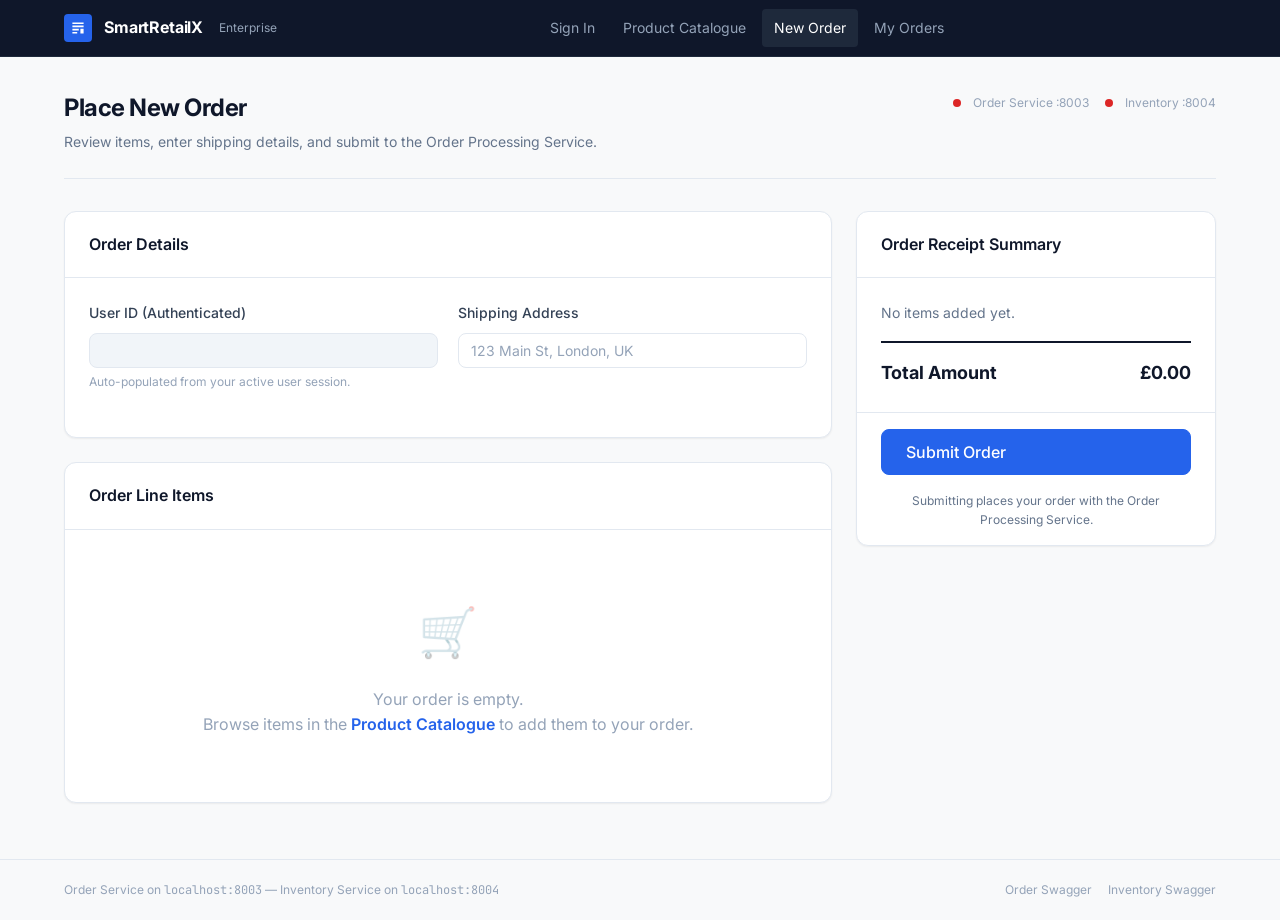
<file: frontend/checkout.html>
<!DOCTYPE html>
<html lang="en">
<head>
  <meta charset="UTF-8" />
  <meta name="viewport" content="width=device-width, initial-scale=1.0" />
  <title>New Order — SmartRetailX</title>
  <meta name="description" content="Place a new B2B purchase order on the SmartRetailX platform." />
  <link rel="stylesheet" href="style.css" />
  <style>
    .checkout-layout {
      display: grid;
      grid-template-columns: 1fr 360px;
      gap: var(--sp-6);
      align-items: start;
    }

    .order-line {
      display: flex;
      align-items: center;
      gap: var(--sp-4);
      padding: var(--sp-4) 0;
      border-bottom: 1px solid var(--color-slate-100);
    }

    .order-line:last-child { border-bottom: none; }

    .order-line-name { flex: 1; font-size: var(--text-sm); font-weight: 500; color: var(--color-navy); }
    .order-line-sub  { font-size: var(--text-xs); color: var(--color-slate-400); }

    .order-line-qty {
      display: flex;
      align-items: center;
      gap: var(--sp-2);
    }

    .qty-btn {
      width: 28px; height: 28px;
      border: 1px solid var(--color-slate-200);
      border-radius: var(--radius-sm);
      background: var(--color-white);
      cursor: pointer;
      font-size: 1rem;
      display: flex; align-items: center; justify-content: center;
      transition: background-color var(--trans-fast);
    }
    .qty-btn:hover { background: var(--color-slate-100); }

    .qty-display { min-width: 30px; text-align: center; font-size: var(--text-sm); font-weight: 600; }

    .order-line-total {
      font-size: var(--text-sm);
      font-weight: 600;
      color: var(--color-navy);
      min-width: 72px;
      text-align: right;
    }

    .remove-btn {
      background: none;
      border: none;
      cursor: pointer;
      color: var(--color-slate-400);
      font-size: 1.1rem;
      padding: var(--sp-1);
      border-radius: var(--radius-sm);
      transition: color var(--trans-fast);
    }
    .remove-btn:hover { color: var(--color-danger); }

    .summary-row {
      display: flex;
      justify-content: space-between;
      align-items: center;
      padding: var(--sp-3) 0;
      font-size: var(--text-sm);
      color: var(--color-slate-500);
    }

    .summary-total {
      font-size: var(--text-lg);
      font-weight: 700;
      color: var(--color-navy);
      padding-top: var(--sp-4);
      border-top: 2px solid var(--color-navy);
    }

    .empty-cart {
      text-align: center;
      padding: var(--sp-10) var(--sp-6);
      color: var(--color-slate-400);
    }

    .empty-cart-icon { font-size: 3rem; margin-bottom: var(--sp-4); opacity: 0.35; }

    @media (max-width: 768px) {
      .checkout-layout { grid-template-columns: 1fr; }
    }
  </style>
</head>
<body class="page-wrapper">

  <div id="toast-container"></div>

  <!-- Topbar -->
  <header class="topbar">
    <div class="container topbar-inner">
      <a href="index.html" class="topbar-brand">
        <div class="topbar-brand-icon">
          <svg viewBox="0 0 20 20"><path d="M3 3h14v2H3V3zm0 4h14v2H3V7zm0 4h8v2H3v-2zm0 4h6v2H3v-2zm10-4h4v6h-4v-6z"/></svg>
        </div>
        <span class="topbar-brand-name">SmartRetailX</span>
        <span class="topbar-brand-tag">Enterprise</span>
      </a>
      <nav class="topbar-nav">
        <a href="index.html">Sign In</a>
        <a href="catalog.html">Product Catalogue</a>
        <a href="checkout.html" class="active">New Order</a>
        <a href="orders.html">My Orders</a>
        <a href="admin.html">Admin</a>
      </nav>
      <div class="topbar-actions">
        <span id="session-display" style="font-size:var(--text-xs);color:var(--color-slate-400);"></span>
        <button class="btn btn-secondary btn-sm" id="btn-signout" onclick="session.logout()" style="display:none;">Sign Out</button>
      </div>
    </div>
  </header>

  <main class="page-content">
    <div class="container">

      <div class="page-header">
        <div class="page-header-row">
          <div>
            <h1>Place New Order</h1>
            <p>Review items, enter shipping details, and submit to the Order Processing Service.</p>
          </div>
          <div>
            <span class="service-dot checking" id="dot-order"></span>
            <span style="font-size:var(--text-xs);color:var(--color-slate-400);">Order Service :8003</span>
            &nbsp;&nbsp;
            <span class="service-dot checking" id="dot-inventory"></span>
            <span style="font-size:var(--text-xs);color:var(--color-slate-400);">Inventory :8004</span>
          </div>
        </div>
      </div>

      <div class="checkout-layout">

        <!-- Left: Order Form + Line Items -->
        <div>
          <!-- Order Details -->
          <!-- Order Details -->
          <div class="card mb-6">
            <div class="card-header">
              <span class="card-title">Order Details</span>
            </div>
            <div class="card-body">
              <div class="form-row">
                <div class="form-group">
                  <label class="form-label" for="o-user-id">User ID (Authenticated)</label>
                  <input class="form-control" type="text" id="o-user-id" readonly disabled style="background-color: var(--color-slate-100); color: var(--color-slate-500); cursor: not-allowed;" />
                  <span class="form-hint">Auto-populated from your active user session.</span>
                </div>
                <div class="form-group">
                  <label class="form-label" for="o-address">Shipping Address</label>
                  <input class="form-control" type="text" id="o-address" placeholder="123 Main St, London, UK" />
                </div>
              </div>
            </div>
          </div>

          <!-- Line Items from Catalogue -->
          <div class="card mb-6">
            <div class="card-header">
              <span class="card-title">Order Line Items</span>
            </div>
            <div class="card-body" id="cart-body">
              <div class="empty-cart" id="empty-cart-msg">
                <div class="empty-cart-icon">🛒</div>
                <p>Your order is empty.<br>Browse items in the <a href="catalog.html" style="font-weight:600;color:var(--color-accent);">Product Catalogue</a> to add them to your order.</p>
              </div>
              <div id="cart-items"></div>
            </div>
          </div>
        </div>

        <!-- Right: Order Summary & Submit -->
        <div>
          <div class="card" style="position:sticky;top:72px;">
            <div class="card-header"><span class="card-title">Order Receipt Summary</span></div>
            <div class="card-body">
              <div id="summary-lines"></div>
              <div style="display:flex; justify-content:space-between; align-items:center; padding-top:var(--sp-4); margin-top:var(--sp-4); border-top:2px solid var(--color-navy); font-weight:700; font-size:var(--text-lg); color:var(--color-navy);">
                <span>Total Amount</span>
                <span id="summary-total">£0.00</span>
              </div>
            </div>
            <div style="padding: var(--sp-4) var(--sp-6); border-top: 1px solid var(--color-slate-200);">
              <div id="submit-error" class="alert alert-danger mb-4" style="display:none;"></div>
              <div id="submit-success" class="alert alert-success mb-4" style="display:none;"></div>
              <button class="btn btn-primary btn-lg" id="btn-submit-order" style="width:100%;" onclick="submitOrder()">
                Submit Order
              </button>
              <p class="text-muted text-xs mt-4" style="text-align:center;">
                Submitting places your order with the Order Processing Service.
              </p>
            </div>
          </div>
        </div>
      </div>

      <!-- Centered Order Confirmation Panel (shown after submitOrder succeeds) -->
      <div id="order-confirmation-panel" style="display:none; max-width:620px; margin:2rem auto;">
        <div class="card" style="text-align:center; padding:2.5rem 2rem; box-shadow:var(--shadow-lg); border-top: 4px solid var(--color-accent);">
          <div style="width:72px; height:72px; background:rgba(16, 185, 129, 0.12); color:#10B981; border-radius:50%; display:flex; align-items:center; justify-content:center; margin:0 auto 1.25rem; font-size:2.25rem; font-weight:bold;">
            ✓
          </div>
          <h2 style="font-size:1.75rem; font-weight:700; color:var(--color-navy); margin-bottom:0.5rem;">Order Placed Successfully!</h2>
          <p style="color:var(--color-slate-500); font-size:0.95rem; margin-bottom:1.75rem;">
            Thank you for your purchase. Your order has been registered with the Order Processing Service.
          </p>

          <div style="background:var(--color-slate-100); border:1px solid var(--color-slate-200); border-radius:var(--radius-md); padding:1.25rem; margin-bottom:1.5rem; text-align:left;">
            <div style="display:flex; justify-content:space-between; align-items:center; border-bottom:1px solid var(--color-slate-200); padding-bottom:0.75rem; margin-bottom:0.75rem;">
              <span style="color:var(--color-slate-500); font-size:0.875rem;">Order Number</span>
              <strong id="confirm-order-id" style="font-family:var(--font-mono); color:var(--color-navy); font-size:1rem;">#—</strong>
            </div>
            <div style="display:flex; justify-content:space-between; align-items:center; border-bottom:1px solid var(--color-slate-200); padding-bottom:0.75rem; margin-bottom:0.75rem;">
              <span style="color:var(--color-slate-500); font-size:0.875rem;">Total Paid</span>
              <strong id="confirm-order-total" style="color:var(--color-navy); font-size:1.1rem;">£0.00</strong>
            </div>
            <div style="display:flex; justify-content:space-between; align-items:center;">
              <span style="color:var(--color-slate-500); font-size:0.875rem;">Order Status</span>
              <span id="confirm-order-status"><span class="badge badge-success">confirmed</span></span>
            </div>
          </div>

          <div id="confirm-items-summary" style="margin-bottom:2rem; text-align:left;"></div>

          <div style="display:flex; gap:1rem; justify-content:center;">
            <a href="catalog.html" class="btn btn-primary btn-lg" style="min-width:200px;">
              Continue Shopping &rarr;
            </a>
          </div>
        </div>
      </div>
    </div>
  </main>

  <footer class="page-footer">
    <div class="container page-footer-inner">
      <span>Order Service on <code class="text-mono" style="font-size:var(--text-xs);">localhost:8003</code> &mdash; Inventory Service on <code class="text-mono" style="font-size:var(--text-xs);">localhost:8004</code></span>
      <div class="footer-links">
        <a href="http://localhost:8003/docs" target="_blank">Order Swagger</a>
        <a href="http://localhost:8004/docs" target="_blank">Inventory Swagger</a>
      </div>
    </div>
  </footer>

  <script src="api.js"></script>
  <script>
    // ── Session & RBAC nav ────────────────────────────────────────────────────
    applyRbacNav();
    const user = session.load();
    if (user) {
      document.getElementById('session-display').textContent = `${user.email} (${user.role})`;
      document.getElementById('o-user-id').value = user.user_id || '';
    }

    checkServiceHealth(API.ORDER,     'dot-order');
    checkServiceHealth(API.INVENTORY, 'dot-inventory');

    // ── Cart State ─────────────────────────────────────────────────────────────
    let cart = cartManager.getCart();

    function saveCart() { cartManager.saveCart(cart); }

    function renderCart() {
      const container = document.getElementById('cart-items');
      const emptyMsg  = document.getElementById('empty-cart-msg');
      const summaryLines = document.getElementById('summary-lines');
      const totalEl = document.getElementById('summary-total');

      if (cart.length === 0) {
        emptyMsg.style.display = 'block';
        container.innerHTML = '';
        summaryLines.innerHTML = `<p class="text-muted text-sm">No items added yet.</p>`;
        totalEl.textContent = '£0.00';
        return;
      }

      emptyMsg.style.display = 'none';

      container.innerHTML = cart.map((item, idx) => `
        <div class="order-line">
          <div style="flex:1">
            <div class="order-line-name">${escHtml(item.product_name)}</div>
            <div class="order-line-sub">ID: ${item.product_id} &mdash; ${formatCurrency(item.unit_price)} each</div>
          </div>
          <div class="order-line-qty">
            <button class="qty-btn" onclick="changeQty(${idx}, -1)">−</button>
            <span class="qty-display">${item.quantity}</span>
            <button class="qty-btn" onclick="changeQty(${idx}, 1)">+</button>
          </div>
          <div class="order-line-total">${formatCurrency(item.quantity * item.unit_price)}</div>
          <button class="remove-btn" onclick="removeItem(${idx})" title="Remove">&times;</button>
        </div>
      `).join('');

      const total = cart.reduce((sum, i) => sum + i.quantity * i.unit_price, 0);

      summaryLines.innerHTML = `
        <table style="width:100%; border-collapse:collapse; font-size:var(--text-sm);">
          <thead>
            <tr style="border-bottom:1px solid var(--color-slate-200); color:var(--color-slate-400); font-size:var(--text-xs); text-transform:uppercase;">
              <th style="padding: 6px 0; text-align:left; font-weight:600;">Item</th>
              <th style="padding: 6px 0; text-align:center; font-weight:600;">Qty</th>
              <th style="padding: 6px 0; text-align:right; font-weight:600;">Price</th>
            </tr>
          </thead>
          <tbody>
            ${cart.map(i => `
              <tr style="border-bottom:1px dashed var(--color-slate-200);">
                <td style="padding: 8px 0; color:var(--color-navy); font-weight:500;">${escHtml(i.product_name)}</td>
                <td style="padding: 8px 0; text-align:center; color:var(--color-slate-500); font-weight:600;">&times;${i.quantity}</td>
                <td style="padding: 8px 0; text-align:right; color:var(--color-navy); font-weight:600;">${formatCurrency(i.quantity * i.unit_price)}</td>
              </tr>
            `).join('')}
          </tbody>
        </table>
      `;

      totalEl.textContent = formatCurrency(total);
    }

    function changeQty(idx, delta) {
      cart[idx].quantity = Math.max(1, cart[idx].quantity + delta);
      saveCart();
      renderCart();
    }

    function removeItem(idx) {
      cart.splice(idx, 1);
      saveCart();
      renderCart();
    }

    // ── Submit Order ──────────────────────────────────────────────────
    async function submitOrder() {
      const errEl = document.getElementById('submit-error');
      const successEl = document.getElementById('submit-success');
      errEl.style.display = 'none';
      successEl.style.display = 'none';
      const btn = document.getElementById('btn-submit-order');

      if (!session.isLoggedIn()) {
        errEl.textContent = 'You must be logged in to place an order. Please sign in first.';
        errEl.style.display = 'flex';
        return;
      }

      if (cart.length === 0) { errEl.textContent = 'Please add at least one item.'; errEl.style.display = 'flex'; return; }

      btn.disabled = true;
      btn.textContent = 'Submitting…';

      try {
        const formattedItems = cart.map(item => ({
          product_id: parseInt(item.product_id || item.id, 10),
          product_name: String(item.product_name || item.name || `Product #${item.product_id}`),
          quantity: parseInt(item.quantity, 10),
          price: parseFloat(item.price || item.unit_price || 0),
          unit_price: parseFloat(item.price || item.unit_price || 0),
        }));

        // POST /orders to Order Service via placeOrder helper
        const order = await placeOrder({
          user_id: session.load()?.user_id || 0,
          items: formattedItems,
          shipping_address: document.getElementById('o-address').value.trim() || null,
        });

        showToast(`Order #${order.id} created! Stock deduction queued.`, 'success');

        // Populate Order Confirmation Card details
        document.getElementById('confirm-order-id').textContent = `#${order.id}`;
        document.getElementById('confirm-order-total').textContent = formatCurrency(order.total_amount);
        document.getElementById('confirm-order-status').innerHTML = statusBadge(order.status);

        // Populate itemized purchase summary table
        const confirmItemsEl = document.getElementById('confirm-items-summary');
        confirmItemsEl.innerHTML = `
          <div style="font-size:0.8rem; font-weight:600; text-transform:uppercase; letter-spacing:0.05em; color:var(--color-slate-400); margin-bottom:0.5rem;">Purchased Items</div>
          <div style="border:1px solid var(--color-slate-200); border-radius:var(--radius-md); overflow:hidden; background:var(--color-white);">
            ${cart.map(i => `
              <div style="display:flex; justify-content:space-between; align-items:center; padding:0.65rem 0.85rem; border-bottom:1px solid var(--color-slate-100); font-size:0.875rem;">
                <div>
                  <div style="font-weight:600; color:var(--color-navy);">${escHtml(i.product_name)}</div>
                  <div style="font-size:0.75rem; color:var(--color-slate-400);">${formatCurrency(i.unit_price)} &times; ${i.quantity}</div>
                </div>
                <div style="font-weight:600; color:var(--color-navy);">${formatCurrency(i.quantity * i.unit_price)}</div>
              </div>
            `).join('')}
          </div>
        `;

        // Hide checkout form and cart panel, display centered Order Confirmation View
        const checkoutLayout = document.querySelector('.checkout-layout');
        if (checkoutLayout) checkoutLayout.style.display = 'none';

        const pageHeader = document.querySelector('.page-header');
        if (pageHeader) pageHeader.style.display = 'none';

        const confirmationPanel = document.getElementById('order-confirmation-panel');
        if (confirmationPanel) confirmationPanel.style.display = 'block';

        // Clear active cart storage
        cart = [];
        saveCart();
      } catch (err) {
        errEl.textContent = err.message;
        errEl.style.display = 'flex';
      } finally {
        btn.disabled = false;
        btn.textContent = 'Submit Order';
      }
    }

    function escHtml(str) {
      const el = document.createElement('div');
      el.textContent = str;
      return el.innerHTML;
    }

    // ── Init ───────────────────────────────────────────────────────────────────
    renderCart();
  </script>
</body>
</html>
</file>
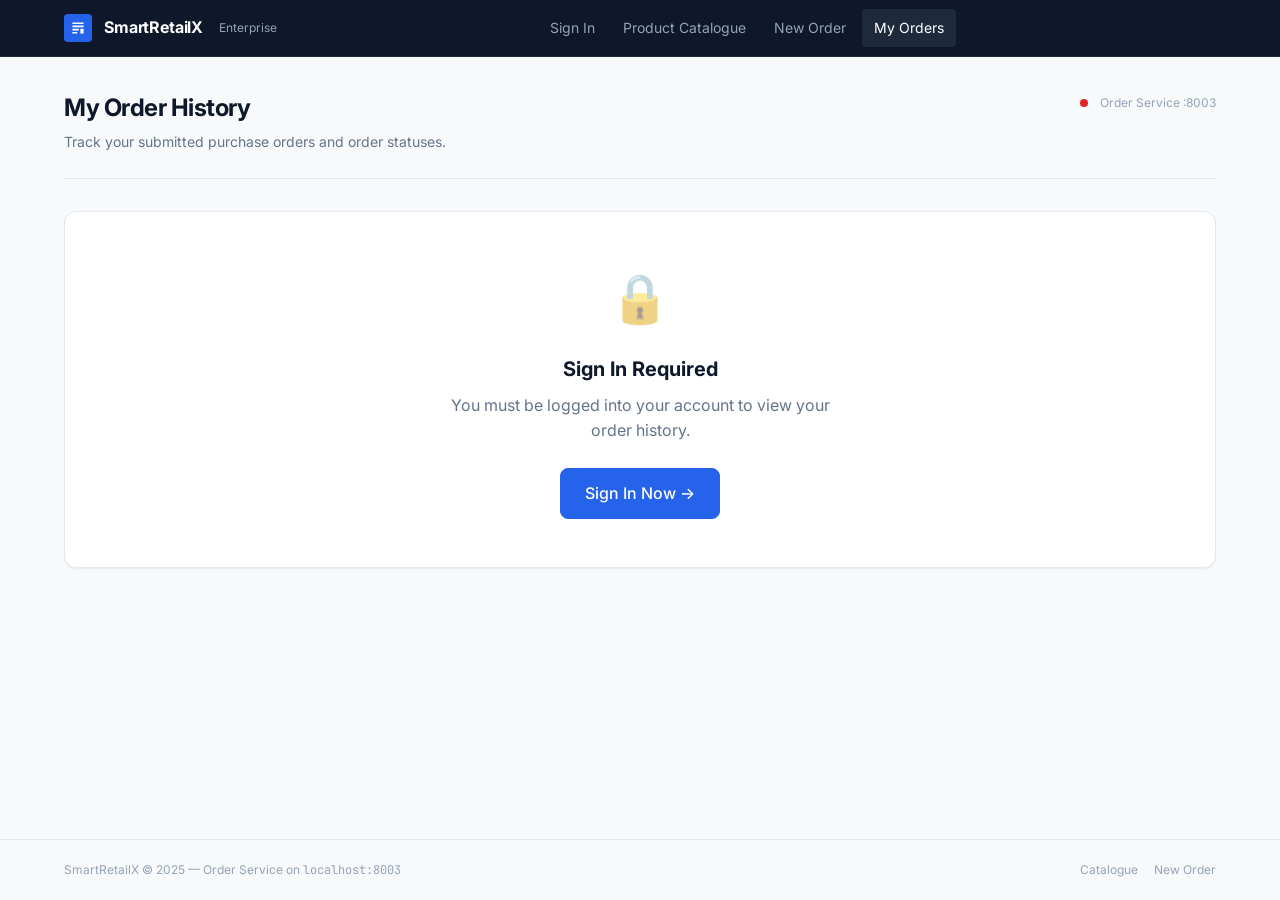
<file: frontend/orders.html>
<!DOCTYPE html>
<html lang="en">
<head>
  <meta charset="UTF-8" />
  <meta name="viewport" content="width=device-width, initial-scale=1.0" />
  <title>My Orders — SmartRetailX</title>
  <meta name="description" content="View and track your B2B order history on SmartRetailX." />
  <link rel="stylesheet" href="style.css" />
  <style>
    .order-card {
      background: var(--color-white);
      border: 1px solid var(--color-slate-200);
      border-radius: var(--radius-lg);
      box-shadow: var(--shadow-sm);
      margin-bottom: var(--sp-6);
      overflow: hidden;
      transition: box-shadow var(--trans-base);
    }

    .order-card:hover {
      box-shadow: var(--shadow-md);
    }

    .order-card-header {
      background: var(--color-slate-100);
      padding: var(--sp-4) var(--sp-6);
      border-bottom: 1px solid var(--color-slate-200);
      display: flex;
      align-items: center;
      justify-content: space-between;
      flex-wrap: wrap;
      gap: var(--sp-3);
    }

    .order-card-title {
      font-size: var(--text-base);
      font-weight: 700;
      color: var(--color-navy);
      display: flex;
      align-items: center;
      gap: var(--sp-3);
    }

    .order-card-meta {
      font-size: var(--text-xs);
      color: var(--color-slate-500);
    }

    .order-card-body {
      padding: var(--sp-5) var(--sp-6);
    }

    .order-items-table {
      width: 100%;
      border-collapse: collapse;
      font-size: var(--text-sm);
      margin-top: var(--sp-3);
    }

    .order-items-table th {
      text-align: left;
      font-size: var(--text-xs);
      font-weight: 600;
      text-transform: uppercase;
      letter-spacing: 0.05em;
      color: var(--color-slate-400);
      padding: var(--sp-2) 0;
      border-bottom: 1px solid var(--color-slate-200);
    }

    .order-items-table td {
      padding: var(--sp-3) 0;
      border-bottom: 1px dashed var(--color-slate-200);
      color: var(--color-navy);
    }

    .order-items-table tr:last-child td {
      border-bottom: none;
    }

    .order-card-footer {
      background: var(--color-white);
      padding: var(--sp-4) var(--sp-6);
      border-top: 1px solid var(--color-slate-100);
      display: flex;
      align-items: center;
      justify-content: space-between;
      flex-wrap: wrap;
      gap: var(--sp-3);
    }

    .order-total-label {
      font-size: var(--text-xs);
      color: var(--color-slate-400);
      text-transform: uppercase;
      font-weight: 600;
      letter-spacing: 0.05em;
    }

    .order-total-val {
      font-size: var(--text-lg);
      font-weight: 700;
      color: var(--color-navy);
    }

    .filter-bar {
      display: flex;
      gap: var(--sp-3);
      align-items: flex-end;
      flex-wrap: wrap;
      margin-bottom: var(--sp-6);
    }

    .filter-bar .form-group { margin-bottom: 0; flex: 1; min-width: 160px; }
    .filter-bar .form-group.narrow { max-width: 180px; }
  </style>
</head>
<body class="page-wrapper">

  <!-- Toast Container -->
  <div id="toast-container"></div>

  <!-- Topbar -->
  <header class="topbar">
    <div class="container topbar-inner">
      <a href="index.html" class="topbar-brand">
        <div class="topbar-brand-icon">
          <svg viewBox="0 0 20 20"><path d="M3 3h14v2H3V3zm0 4h14v2H3V7zm0 4h8v2H3v-2zm0 4h6v2H3v-2zm10-4h4v6h-4v-6z"/></svg>
        </div>
        <span class="topbar-brand-name">SmartRetailX</span>
        <span class="topbar-brand-tag">Enterprise</span>
      </a>
      <nav class="topbar-nav">
        <a href="index.html">Sign In</a>
        <a href="catalog.html">Product Catalogue</a>
        <a href="checkout.html">New Order</a>
        <a href="orders.html" class="active">My Orders</a>
        <a href="admin.html">Admin</a>
      </nav>
      <div class="topbar-actions">
        <span id="session-display" style="font-size:var(--text-xs);color:var(--color-slate-400);"></span>
        <button class="btn btn-secondary btn-sm" id="btn-signout" onclick="session.logout()" style="display:none;">Sign Out</button>
      </div>
    </div>
  </header>

  <!-- Main Content -->
  <main class="page-content">
    <div class="container">

      <!-- Page Header -->
      <div class="page-header">
        <div class="page-header-row">
          <div>
            <h1>My Order History</h1>
            <p>Track your submitted purchase orders and order statuses.</p>
          </div>
          <div>
            <span class="service-dot checking" id="dot-order"></span>
            <span style="font-size:var(--text-xs);color:var(--color-slate-400);">Order Service :8003</span>
          </div>
        </div>
      </div>

      <!-- Auth Warning Guard (if not logged in) -->
      <div id="auth-guard-notice" class="card mb-6" style="display:none; text-align:center; padding: 3rem 1.5rem;">
        <div style="font-size: 3rem; margin-bottom: 1rem; opacity: 0.5;">🔒</div>
        <h3 style="font-size: 1.25rem; font-weight: 700; color: var(--color-navy); margin-bottom: 0.5rem;">Sign In Required</h3>
        <p style="color: var(--color-slate-500); max-width: 400px; margin: 0 auto 1.5rem;">
          You must be logged into your account to view your order history.
        </p>
        <a href="index.html" class="btn btn-primary btn-lg">Sign In Now &rarr;</a>
      </div>

      <!-- Filter Controls (visible when logged in) -->
      <div class="filter-bar" id="orders-filter-bar">
        <div class="form-group">
          <label class="form-label" for="search-orders">Filter by Order ID</label>
          <input class="form-control" type="text" id="search-orders" placeholder="e.g. #101" oninput="renderFilteredOrders()" />
        </div>
        <div class="form-group narrow">
          <label class="form-label" for="filter-status">Status</label>
          <select class="form-control" id="filter-status" onchange="renderFilteredOrders()">
            <option value="">All statuses</option>
            <option value="pending">Pending</option>
            <option value="confirmed">Confirmed</option>
            <option value="shipped">Shipped</option>
            <option value="delivered">Delivered</option>
            <option value="cancelled">Cancelled</option>
          </select>
        </div>
        <div>
          <button class="btn btn-secondary" onclick="loadMyOrders()">⟳ Refresh</button>
        </div>
        <div>
          <a href="catalog.html" class="btn btn-primary">+ New Order</a>
        </div>
        <div>
          <button class="btn btn-danger" id="btn-delete-account-orders" onclick="deleteMyAccount()" style="display:none;" title="Delete your customer account">Delete My Account</button>
        </div>
      </div>

      <!-- Orders List Container -->
      <div id="orders-container">
        <div class="empty-state">
          <div class="empty-state-icon">⏳</div>
          <p>Loading order history from Order Service…</p>
        </div>
      </div>

    </div>
  </main>

  <!-- Page Footer -->
  <footer class="page-footer">
    <div class="container page-footer-inner">
      <span>SmartRetailX &copy; 2025 &mdash; Order Service on <code class="text-mono" style="font-size:var(--text-xs);">localhost:8003</code></span>
      <div class="footer-links">
        <a href="catalog.html">Catalogue</a>
        <a href="checkout.html">New Order</a>
      </div>
    </div>
  </footer>

  <script src="api.js"></script>
  <script>
    let allUserOrders = [];

    // ── Session & RBAC nav ─────────────────────────────────────────────────────
    applyRbacNav();
    const user = session.load();
    if (user) {
      document.getElementById('session-display').textContent = `${user.email} (${user.role})`;
      const signoutBtn = document.getElementById('btn-signout');
      if (signoutBtn) signoutBtn.style.display = 'inline-flex';
      if (user.role !== 'admin' && user.user_id !== 1) {
        const delBtn = document.getElementById('btn-delete-account-orders');
        if (delBtn) delBtn.style.display = 'inline-flex';
      }
    }

    // Service health check
    checkServiceHealth(API.ORDER, 'dot-order');

    // ── Load Orders ─────────────────────────────────────────────────────────────
    async function loadMyOrders() {
      const container = document.getElementById('orders-container');
      const authGuard = document.getElementById('auth-guard-notice');
      const filterBar = document.getElementById('orders-filter-bar');

      if (!session.isLoggedIn()) {
        authGuard.style.display = 'block';
        filterBar.style.display = 'none';
        container.style.display = 'none';
        return;
      }

      authGuard.style.display = 'none';
      filterBar.style.display = 'flex';
      container.style.display = 'block';

      container.innerHTML = `
        <div class="empty-state">
          <div class="empty-state-icon">⏳</div>
          <p>Fetching your order history…</p>
        </div>
      `;

      try {
        allUserOrders = await fetchMyOrders();
        renderFilteredOrders();
      } catch (err) {
        container.innerHTML = `
          <div class="empty-state">
            <div class="empty-state-icon">⚠️</div>
            <p>Could not load order history: ${escHtml(err.message)}<br>
            Please verify the Order Service is running on port 8003.</p>
          </div>
        `;
      }
    }

    function renderFilteredOrders() {
      const container = document.getElementById('orders-container');
      const searchTerm = document.getElementById('search-orders').value.trim().toLowerCase().replace('#', '');
      const statusFilter = document.getElementById('filter-status').value;

      let filtered = [...allUserOrders];

      if (statusFilter) {
        filtered = filtered.filter(o => o.status === statusFilter);
      }

      if (searchTerm) {
        filtered = filtered.filter(o => String(o.id).includes(searchTerm));
      }

      if (filtered.length === 0) {
        container.innerHTML = `
          <div class="empty-state">
            <div class="empty-state-icon">📦</div>
            <p>No orders found matching your criteria.<br>
            <a href="catalog.html" style="font-weight:600;color:var(--color-accent);">Browse Catalogue</a> to place a new purchase order.</p>
          </div>
        `;
        return;
      }

      container.innerHTML = filtered.map(order => `
        <div class="order-card">
          <div class="order-card-header">
            <div class="order-card-title">
              <span>Order <code class="text-mono">#${order.id}</code></span>
              ${statusBadge(order.status)}
            </div>
            <div class="order-card-meta">
              Placed on <strong>${formatDate(order.created_at)}</strong>
            </div>
          </div>
          <div class="order-card-body">
            ${order.shipping_address ? `
              <div style="font-size:var(--text-xs); color:var(--color-slate-400); margin-bottom:var(--sp-2); font-weight:600; text-transform:uppercase; letter-spacing:0.05em;">
                Shipping Address: <span style="text-transform:none; font-weight:normal; color:var(--color-navy);">${escHtml(order.shipping_address)}</span>
              </div>
            ` : ''}

            <table class="order-items-table">
              <thead>
                <tr>
                  <th>Product</th>
                  <th style="text-align:center;">Qty</th>
                  <th style="text-align:right;">Unit Price</th>
                  <th style="text-align:right;">Subtotal</th>
                </tr>
              </thead>
              <tbody>
                ${(order.items || []).map(item => `
                  <tr>
                    <td style="font-weight:500;">${escHtml(item.product_name || `Product #${item.product_id}`)}</td>
                    <td style="text-align:center; font-weight:600;">&times;${item.quantity}</td>
                    <td style="text-align:right; color:var(--color-slate-500);">${formatCurrency(item.unit_price)}</td>
                    <td style="text-align:right; font-weight:600;">${formatCurrency(item.quantity * item.unit_price)}</td>
                  </tr>
                `).join('')}
              </tbody>
            </table>
          </div>
          <div class="order-card-footer">
            <div>
              <span class="order-total-label">Total Amount Paid</span>
            </div>
            <div class="order-total-val">
              ${formatCurrency(order.total_amount)}
            </div>
          </div>
        </div>
      `).join('');
    }

    function escHtml(str) {
      const el = document.createElement('div');
      el.textContent = str;
      return el.innerHTML;
    }

    // ── Init ───────────────────────────────────────────────────────────────────
    loadMyOrders();
  </script>
</body>
</html>
</file>
<file: frontend/style.css>
/*
 * SmartRetailX - Enterprise B2B Dashboard
 * Global Stylesheet
 * Design Language: Professional, stable, subdued enterprise SaaS
 */

/* ── Google Fonts ─────────────────────────────────────────────────────────── */
@import url('https://fonts.googleapis.com/css2?family=Inter:wght@300;400;500;600;700&family=JetBrains+Mono:wght@400;500&display=swap');

/* ── Design Tokens ────────────────────────────────────────────────────────── */
:root {
  /* Brand Palette */
  --color-navy:        #0f172a;
  --color-navy-light:  #1e293b;
  --color-slate-700:   #334155;
  --color-slate-500:   #64748b;
  --color-slate-400:   #94a3b8;
  --color-slate-200:   #e2e8f0;
  --color-slate-100:   #f1f5f9;
  --color-white:       #ffffff;
  --color-off-white:   #f8f9fa;

  /* Accent — muted teal-blue (accessible, enterprise-appropriate) */
  --color-accent:      #2563eb;
  --color-accent-dark: #1d4ed8;
  --color-accent-light:#dbeafe;

  /* Status colours */
  --color-success:     #16a34a;
  --color-success-bg:  #dcfce7;
  --color-warning:     #d97706;
  --color-warning-bg:  #fef3c7;
  --color-danger:      #dc2626;
  --color-danger-bg:   #fee2e2;
  --color-info:        #0284c7;
  --color-info-bg:     #e0f2fe;

  /* Typography */
  --font-base:   'Inter', system-ui, sans-serif;
  --font-mono:   'JetBrains Mono', monospace;
  --text-xs:     0.75rem;
  --text-sm:     0.875rem;
  --text-base:   1rem;
  --text-lg:     1.125rem;
  --text-xl:     1.25rem;
  --text-2xl:    1.5rem;
  --text-3xl:    1.875rem;

  /* Spacing */
  --sp-1:  0.25rem;
  --sp-2:  0.5rem;
  --sp-3:  0.75rem;
  --sp-4:  1rem;
  --sp-5:  1.25rem;
  --sp-6:  1.5rem;
  --sp-8:  2rem;
  --sp-10: 2.5rem;
  --sp-12: 3rem;

  /* Radii */
  --radius-sm: 4px;
  --radius-md: 8px;
  --radius-lg: 12px;

  /* Shadows */
  --shadow-sm:  0 1px 2px rgba(0,0,0,0.06);
  --shadow-md:  0 4px 12px rgba(0,0,0,0.08);
  --shadow-lg:  0 8px 24px rgba(0,0,0,0.10);

  /* Transitions */
  --trans-fast: 120ms ease;
  --trans-base: 200ms ease;
}

/* ── Reset & Base ─────────────────────────────────────────────────────────── */
*, *::before, *::after { box-sizing: border-box; margin: 0; padding: 0; }

html { scroll-behavior: smooth; }

body {
  font-family: var(--font-base);
  font-size: var(--text-base);
  color: var(--color-navy);
  background-color: var(--color-off-white);
  line-height: 1.6;
  -webkit-font-smoothing: antialiased;
}

a { color: var(--color-accent); text-decoration: none; }
a:hover { text-decoration: underline; }

img { display: block; max-width: 100%; }

/* ── Layout ───────────────────────────────────────────────────────────────── */
.page-wrapper {
  display: flex;
  flex-direction: column;
  min-height: 100vh;
}

.container {
  width: 100%;
  max-width: 1200px;
  margin-left: auto;
  margin-right: auto;
  padding-left: var(--sp-6);
  padding-right: var(--sp-6);
}

/* ── Topbar / Header ──────────────────────────────────────────────────────── */
.topbar {
  background-color: var(--color-navy);
  border-bottom: 1px solid var(--color-navy-light);
  position: sticky;
  top: 0;
  z-index: 100;
}

.topbar-inner {
  display: flex;
  align-items: center;
  justify-content: space-between;
  height: 56px;
  gap: var(--sp-6);
}

.topbar-brand {
  display: flex;
  align-items: center;
  gap: var(--sp-3);
  text-decoration: none;
}

.topbar-brand-icon {
  width: 28px;
  height: 28px;
  background-color: var(--color-accent);
  border-radius: var(--radius-sm);
  display: flex;
  align-items: center;
  justify-content: center;
  flex-shrink: 0;
}

.topbar-brand-icon svg {
  width: 16px;
  height: 16px;
  fill: white;
}

.topbar-brand-name {
  font-size: var(--text-base);
  font-weight: 700;
  color: var(--color-white);
  letter-spacing: -0.01em;
}

.topbar-brand-tag {
  font-size: var(--text-xs);
  color: var(--color-slate-400);
  font-weight: 400;
  margin-left: var(--sp-1);
}

.topbar-nav {
  display: flex;
  align-items: center;
  gap: var(--sp-1);
}

.topbar-nav a {
  font-size: var(--text-sm);
  color: var(--color-slate-400);
  text-decoration: none;
  padding: var(--sp-2) var(--sp-3);
  border-radius: var(--radius-sm);
  transition: color var(--trans-fast), background-color var(--trans-fast);
}

.topbar-nav a:hover,
.topbar-nav a.active {
  color: var(--color-white);
  background-color: var(--color-navy-light);
}

.topbar-actions {
  display: flex;
  align-items: center;
  gap: var(--sp-3);
}

/* ── Main Content Area ────────────────────────────────────────────────────── */
.page-content {
  flex: 1;
  padding: var(--sp-8) 0;
}

/* ── Page Header ──────────────────────────────────────────────────────────── */
.page-header {
  margin-bottom: var(--sp-8);
  padding-bottom: var(--sp-6);
  border-bottom: 1px solid var(--color-slate-200);
}

.page-header h1 {
  font-size: var(--text-2xl);
  font-weight: 700;
  color: var(--color-navy);
  letter-spacing: -0.02em;
}

.page-header p {
  font-size: var(--text-sm);
  color: var(--color-slate-500);
  margin-top: var(--sp-1);
}

.page-header-row {
  display: flex;
  align-items: flex-start;
  justify-content: space-between;
  gap: var(--sp-4);
  flex-wrap: wrap;
}

/* ── Cards ────────────────────────────────────────────────────────────────── */
.card {
  background: var(--color-white);
  border: 1px solid var(--color-slate-200);
  border-radius: var(--radius-lg);
  box-shadow: var(--shadow-sm);
}

.card-header {
  padding: var(--sp-5) var(--sp-6);
  border-bottom: 1px solid var(--color-slate-200);
  display: flex;
  align-items: center;
  justify-content: space-between;
  gap: var(--sp-4);
}

.card-title {
  font-size: var(--text-base);
  font-weight: 600;
  color: var(--color-navy);
}

.card-body {
  padding: var(--sp-6);
}

/* ── Stat Cards ───────────────────────────────────────────────────────────── */
.stat-grid {
  display: grid;
  grid-template-columns: repeat(auto-fit, minmax(180px, 1fr));
  gap: var(--sp-4);
  margin-bottom: var(--sp-8);
}

.stat-card {
  background: var(--color-white);
  border: 1px solid var(--color-slate-200);
  border-radius: var(--radius-lg);
  padding: var(--sp-5) var(--sp-6);
  box-shadow: var(--shadow-sm);
}

.stat-card-label {
  font-size: var(--text-xs);
  font-weight: 600;
  text-transform: uppercase;
  letter-spacing: 0.06em;
  color: var(--color-slate-500);
  margin-bottom: var(--sp-2);
}

.stat-card-value {
  font-size: var(--text-3xl);
  font-weight: 700;
  color: var(--color-navy);
  letter-spacing: -0.03em;
  line-height: 1;
}

.stat-card-sub {
  font-size: var(--text-xs);
  color: var(--color-slate-400);
  margin-top: var(--sp-1);
}

/* ── Buttons ──────────────────────────────────────────────────────────────── */
.btn {
  display: inline-flex;
  align-items: center;
  gap: var(--sp-2);
  padding: 0.5rem 1rem;
  border-radius: var(--radius-md);
  font-size: var(--text-sm);
  font-weight: 500;
  font-family: var(--font-base);
  cursor: pointer;
  border: 1px solid transparent;
  transition: background-color var(--trans-fast), box-shadow var(--trans-fast), border-color var(--trans-fast);
  text-decoration: none;
  white-space: nowrap;
}

.btn:disabled {
  opacity: 0.5;
  cursor: not-allowed;
}

.btn-primary {
  background-color: var(--color-accent);
  color: white;
  border-color: var(--color-accent);
}
.btn-primary:hover:not(:disabled) {
  background-color: var(--color-accent-dark);
  border-color: var(--color-accent-dark);
  box-shadow: var(--shadow-sm);
}

.btn-secondary {
  background-color: var(--color-white);
  color: var(--color-slate-700);
  border-color: var(--color-slate-200);
}
.btn-secondary:hover:not(:disabled) {
  background-color: var(--color-slate-100);
  border-color: var(--color-slate-400);
}

.btn-danger {
  background-color: var(--color-white);
  color: var(--color-danger);
  border-color: var(--color-danger);
}
.btn-danger:hover:not(:disabled) {
  background-color: var(--color-danger-bg);
}

.btn-sm {
  padding: 0.3rem 0.7rem;
  font-size: var(--text-xs);
}

.btn-lg {
  padding: 0.75rem 1.5rem;
  font-size: var(--text-base);
}

/* ── Forms ────────────────────────────────────────────────────────────────── */
.form-group {
  margin-bottom: var(--sp-5);
}

.form-label {
  display: block;
  font-size: var(--text-sm);
  font-weight: 500;
  color: var(--color-slate-700);
  margin-bottom: var(--sp-2);
}

.form-label span.required {
  color: var(--color-danger);
  margin-left: 2px;
}

.form-control {
  width: 100%;
  padding: 0.5rem 0.75rem;
  font-family: var(--font-base);
  font-size: var(--text-sm);
  color: var(--color-navy);
  background-color: var(--color-white);
  border: 1px solid var(--color-slate-200);
  border-radius: var(--radius-md);
  transition: border-color var(--trans-fast), box-shadow var(--trans-fast);
  outline: none;
}

.form-control:focus {
  border-color: var(--color-accent);
  box-shadow: 0 0 0 3px var(--color-accent-light);
}

.form-control::placeholder {
  color: var(--color-slate-400);
}

select.form-control {
  appearance: none;
  background-image: url("data:image/svg+xml,%3Csvg xmlns='http://www.w3.org/2000/svg' width='12' height='8' viewBox='0 0 12 8'%3E%3Cpath fill='%2364748b' d='M1 1l5 5 5-5'/%3E%3C/svg%3E");
  background-repeat: no-repeat;
  background-position: right 0.75rem center;
  padding-right: 2.25rem;
}

textarea.form-control {
  resize: vertical;
  min-height: 80px;
}

.form-row {
  display: grid;
  grid-template-columns: 1fr 1fr;
  gap: var(--sp-5);
}

.form-hint {
  font-size: var(--text-xs);
  color: var(--color-slate-400);
  margin-top: var(--sp-1);
}

/* ── Tables ───────────────────────────────────────────────────────────────── */
.table-wrapper {
  overflow-x: auto;
  -webkit-overflow-scrolling: touch;
}

.table {
  width: 100%;
  border-collapse: collapse;
  font-size: var(--text-sm);
}

.table thead th {
  text-align: left;
  padding: var(--sp-3) var(--sp-4);
  font-size: var(--text-xs);
  font-weight: 600;
  text-transform: uppercase;
  letter-spacing: 0.05em;
  color: var(--color-slate-500);
  background-color: var(--color-slate-100);
  border-bottom: 1px solid var(--color-slate-200);
}

.table tbody td {
  padding: var(--sp-4);
  border-bottom: 1px solid var(--color-slate-100);
  color: var(--color-navy);
  vertical-align: middle;
}

.table tbody tr:last-child td {
  border-bottom: none;
}

.table tbody tr:hover td {
  background-color: var(--color-off-white);
}

.table-actions {
  display: flex;
  align-items: center;
  gap: var(--sp-2);
}

/* ── Badges / Status ──────────────────────────────────────────────────────── */
.badge {
  display: inline-flex;
  align-items: center;
  padding: 2px 8px;
  border-radius: 999px;
  font-size: var(--text-xs);
  font-weight: 600;
  letter-spacing: 0.02em;
}

.badge-success  { background: var(--color-success-bg);  color: var(--color-success); }
.badge-warning  { background: var(--color-warning-bg);  color: var(--color-warning); }
.badge-danger   { background: var(--color-danger-bg);   color: var(--color-danger);  }
.badge-info     { background: var(--color-info-bg);     color: var(--color-info);    }
.badge-neutral  { background: var(--color-slate-100);   color: var(--color-slate-500); }

/* ── Alerts / Toasts ──────────────────────────────────────────────────────── */
.alert {
  padding: var(--sp-4) var(--sp-5);
  border-radius: var(--radius-md);
  font-size: var(--text-sm);
  display: flex;
  align-items: flex-start;
  gap: var(--sp-3);
}

.alert-success { background: var(--color-success-bg); color: var(--color-success); border-left: 3px solid var(--color-success); }
.alert-danger  { background: var(--color-danger-bg);  color: var(--color-danger);  border-left: 3px solid var(--color-danger);  }
.alert-warning { background: var(--color-warning-bg); color: var(--color-warning); border-left: 3px solid var(--color-warning); }
.alert-info    { background: var(--color-info-bg);    color: var(--color-info);    border-left: 3px solid var(--color-info);    }

#toast-container {
  position: fixed;
  top: var(--sp-4);
  right: var(--sp-4);
  z-index: 9999;
  display: flex;
  flex-direction: column;
  gap: var(--sp-2);
  max-width: 360px;
}

.toast {
  padding: var(--sp-4) var(--sp-5);
  border-radius: var(--radius-md);
  font-size: var(--text-sm);
  box-shadow: var(--shadow-lg);
  animation: toastIn 200ms ease forwards;
  position: relative;
}

.toast.toast-success { background: var(--color-success-bg); color: var(--color-success); border-left: 3px solid var(--color-success); }
.toast.toast-error   { background: var(--color-danger-bg);  color: var(--color-danger);  border-left: 3px solid var(--color-danger);  }
.toast.toast-info    { background: var(--color-info-bg);    color: var(--color-info);    border-left: 3px solid var(--color-info);    }

@keyframes toastIn {
  from { opacity: 0; transform: translateX(20px); }
  to   { opacity: 1; transform: translateX(0);    }
}

/* ── Modal ────────────────────────────────────────────────────────────────── */
.modal-overlay {
  position: fixed;
  inset: 0;
  background: rgba(15, 23, 42, 0.55);
  backdrop-filter: blur(3px);
  z-index: 500;
  display: none;
  align-items: center;
  justify-content: center;
  padding: var(--sp-6);
}

.modal-overlay.open { display: flex; }

.modal {
  background: var(--color-white);
  border-radius: var(--radius-lg);
  box-shadow: var(--shadow-lg);
  width: 100%;
  max-width: 520px;
  max-height: 90vh;
  overflow-y: auto;
}

.modal-header {
  padding: var(--sp-5) var(--sp-6);
  border-bottom: 1px solid var(--color-slate-200);
  display: flex;
  align-items: center;
  justify-content: space-between;
}

.modal-title {
  font-size: var(--text-lg);
  font-weight: 600;
  color: var(--color-navy);
}

.modal-close {
  background: none;
  border: none;
  cursor: pointer;
  color: var(--color-slate-400);
  padding: var(--sp-1);
  border-radius: var(--radius-sm);
  transition: color var(--trans-fast);
  font-size: 1.25rem;
  line-height: 1;
}

.modal-close:hover { color: var(--color-navy); }

.modal-body {
  padding: var(--sp-6);
}

.modal-footer {
  padding: var(--sp-4) var(--sp-6);
  border-top: 1px solid var(--color-slate-200);
  display: flex;
  justify-content: flex-end;
  gap: var(--sp-3);
}

/* ── Dividers & Spacers ───────────────────────────────────────────────────── */
.divider {
  height: 1px;
  background: var(--color-slate-200);
  margin: var(--sp-6) 0;
}

.text-muted   { color: var(--color-slate-500); }
.text-sm      { font-size: var(--text-sm); }
.text-xs      { font-size: var(--text-xs); }
.text-mono    { font-family: var(--font-mono); }
.fw-600       { font-weight: 600; }
.mt-4         { margin-top: var(--sp-4); }
.mb-4         { margin-bottom: var(--sp-4); }
.mb-6         { margin-bottom: var(--sp-6); }

/* ── Empty State ──────────────────────────────────────────────────────────── */
.empty-state {
  text-align: center;
  padding: var(--sp-12) var(--sp-6);
  color: var(--color-slate-400);
}

.empty-state-icon {
  font-size: 2.5rem;
  margin-bottom: var(--sp-4);
  opacity: 0.4;
}

.empty-state p {
  font-size: var(--text-sm);
  max-width: 300px;
  margin: 0 auto;
}

/* ── Loading ──────────────────────────────────────────────────────────────── */
.loading-row td {
  padding: var(--sp-8) !important;
  text-align: center;
  color: var(--color-slate-400);
  font-size: var(--text-sm);
}

/* ── Footer ───────────────────────────────────────────────────────────────── */
.page-footer {
  border-top: 1px solid var(--color-slate-200);
  padding: var(--sp-5) 0;
  margin-top: auto;
}

.page-footer-inner {
  display: flex;
  align-items: center;
  justify-content: space-between;
  font-size: var(--text-xs);
  color: var(--color-slate-400);
  gap: var(--sp-4);
  flex-wrap: wrap;
}

.footer-links { display: flex; gap: var(--sp-4); }
.footer-links a { color: var(--color-slate-400); text-decoration: none; }
.footer-links a:hover { color: var(--color-slate-500); }

/* ── Utility: API Status Dots ─────────────────────────────────────────────── */
.service-dot {
  display: inline-block;
  width: 8px;
  height: 8px;
  border-radius: 50%;
  background: var(--color-slate-200);
  margin-right: var(--sp-2);
  vertical-align: middle;
}

.service-dot.online  { background: var(--color-success); }
.service-dot.offline { background: var(--color-danger);  }
.service-dot.checking { background: var(--color-warning); }

/* ── Sidebar (Admin) ──────────────────────────────────────────────────────── */
.admin-layout {
  display: grid;
  grid-template-columns: 220px 1fr;
  gap: var(--sp-8);
  align-items: start;
}

.sidebar {
  background: var(--color-white);
  border: 1px solid var(--color-slate-200);
  border-radius: var(--radius-lg);
  padding: var(--sp-4) 0;
  box-shadow: var(--shadow-sm);
  position: sticky;
  top: 72px;
}

.sidebar-item {
  display: flex;
  align-items: center;
  gap: var(--sp-3);
  padding: var(--sp-3) var(--sp-4);
  font-size: var(--text-sm);
  color: var(--color-slate-500);
  cursor: pointer;
  transition: background-color var(--trans-fast), color var(--trans-fast);
  border-left: 3px solid transparent;
}

.sidebar-item:hover { background: var(--color-off-white); color: var(--color-navy); }
.sidebar-item.active { background: var(--color-accent-light); color: var(--color-accent); border-left-color: var(--color-accent); font-weight: 600; }

.sidebar-section-label {
  font-size: var(--text-xs);
  font-weight: 600;
  text-transform: uppercase;
  letter-spacing: 0.06em;
  color: var(--color-slate-400);
  padding: var(--sp-4) var(--sp-4) var(--sp-2);
}

/* ── Responsive ───────────────────────────────────────────────────────────── */
@media (max-width: 768px) {
  .form-row { grid-template-columns: 1fr; }
  .admin-layout { grid-template-columns: 1fr; }
  .sidebar { position: static; }
  .topbar-nav { display: none; }
  .stat-grid { grid-template-columns: repeat(2, 1fr); }
}

@media (max-width: 480px) {
  .container { padding-left: var(--sp-4); padding-right: var(--sp-4); }
  .stat-grid { grid-template-columns: 1fr; }
}
</file>
